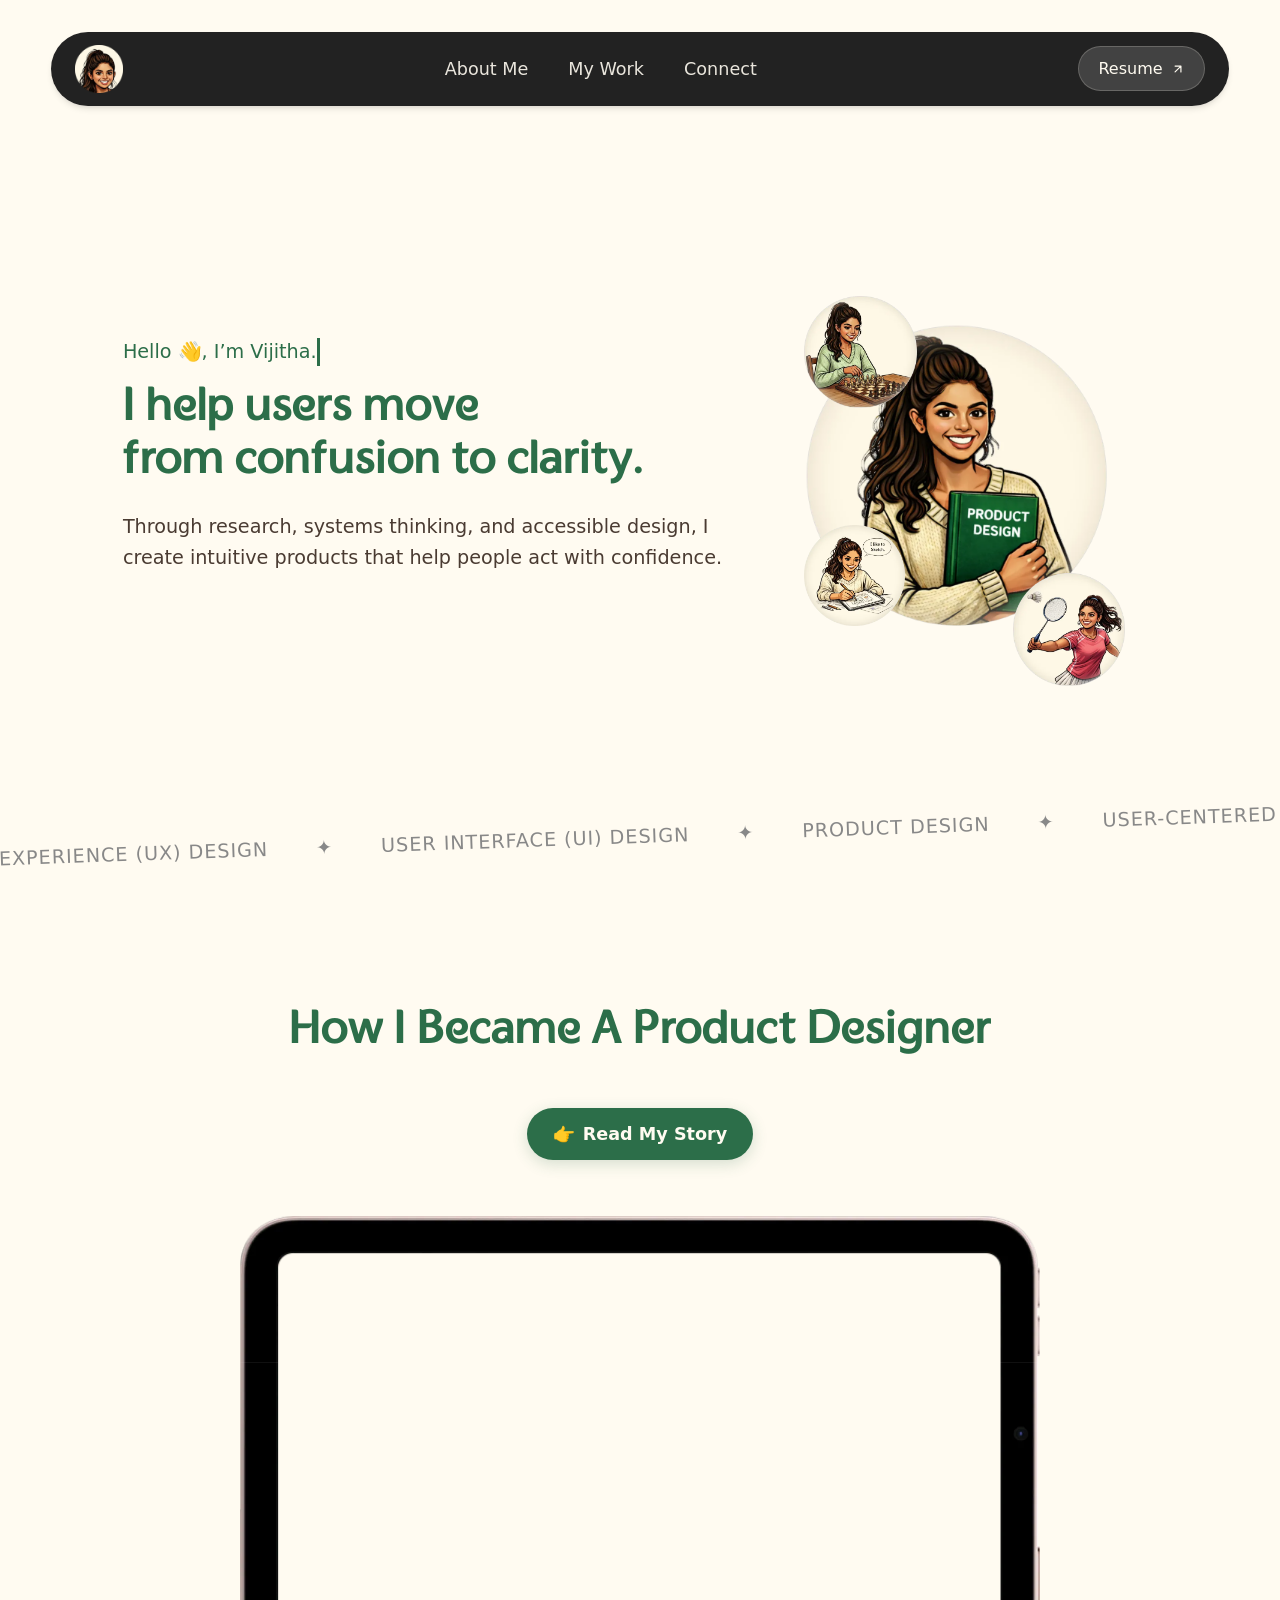
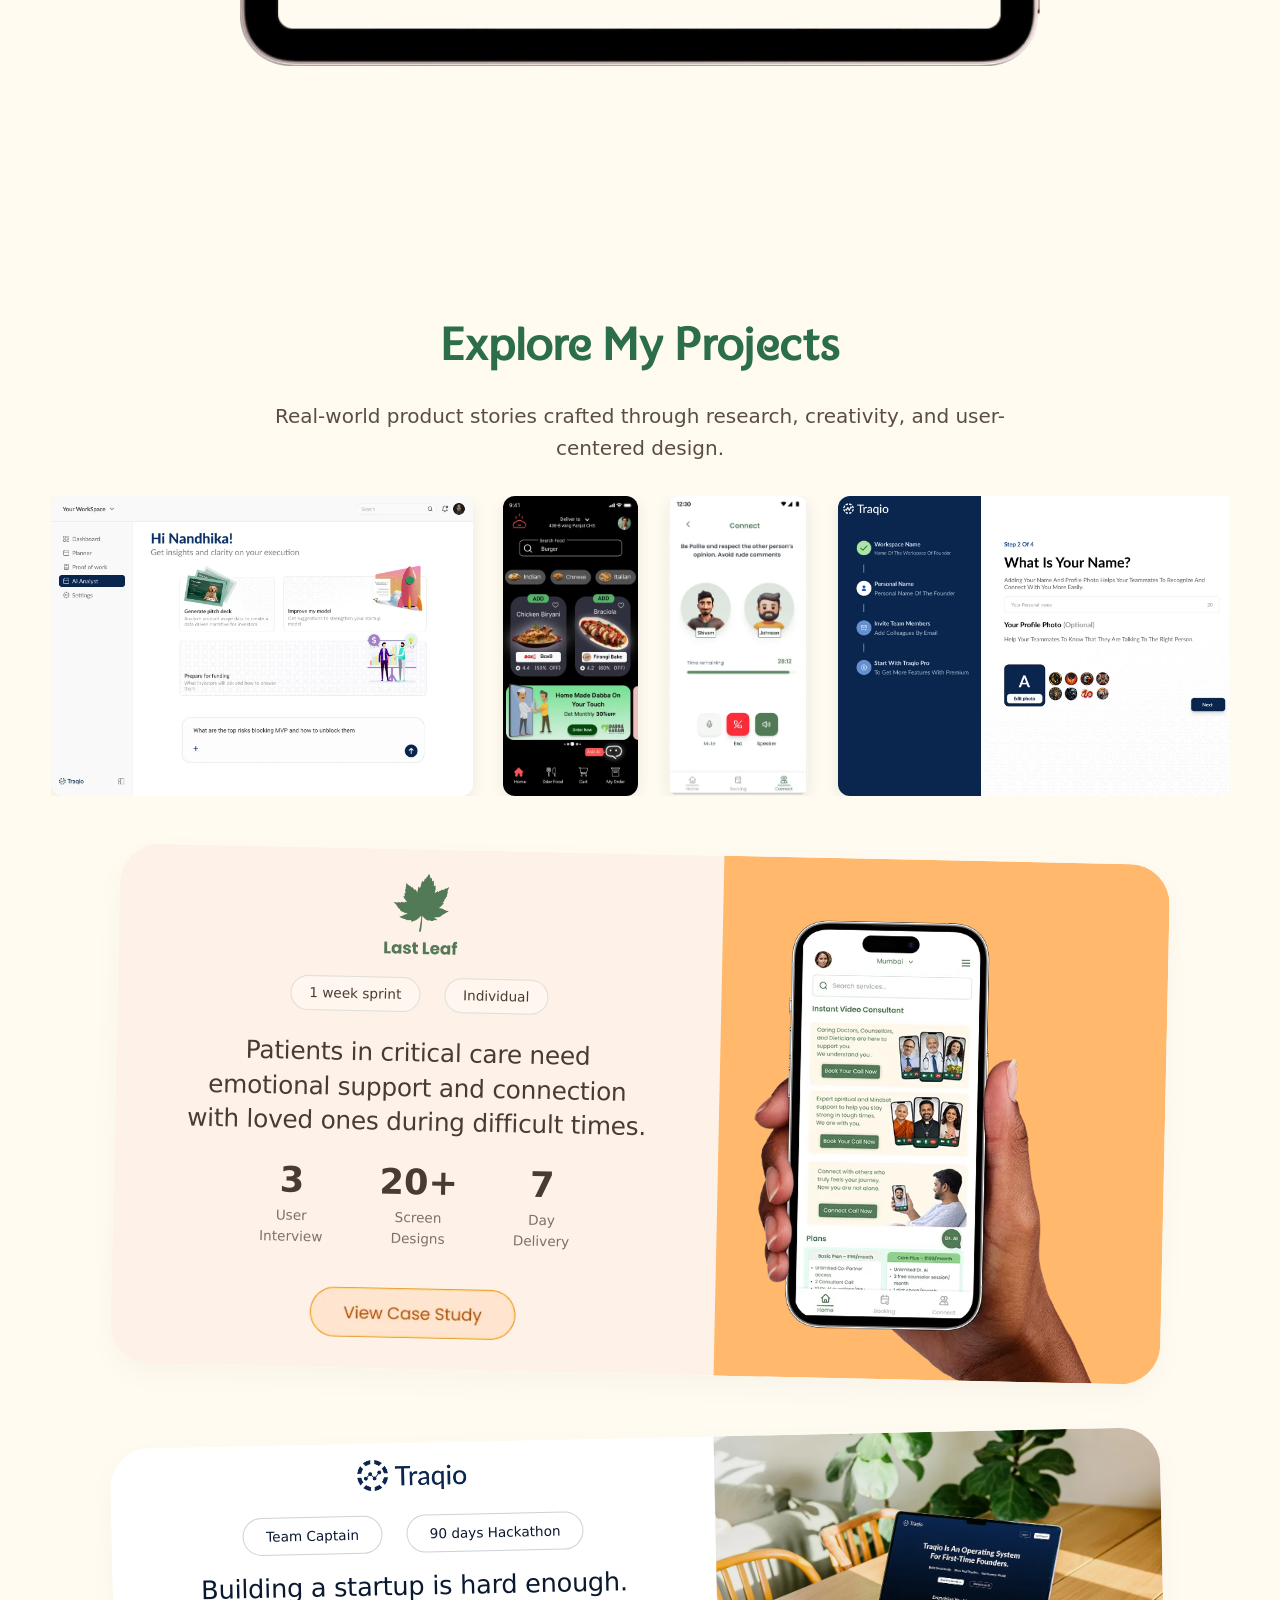
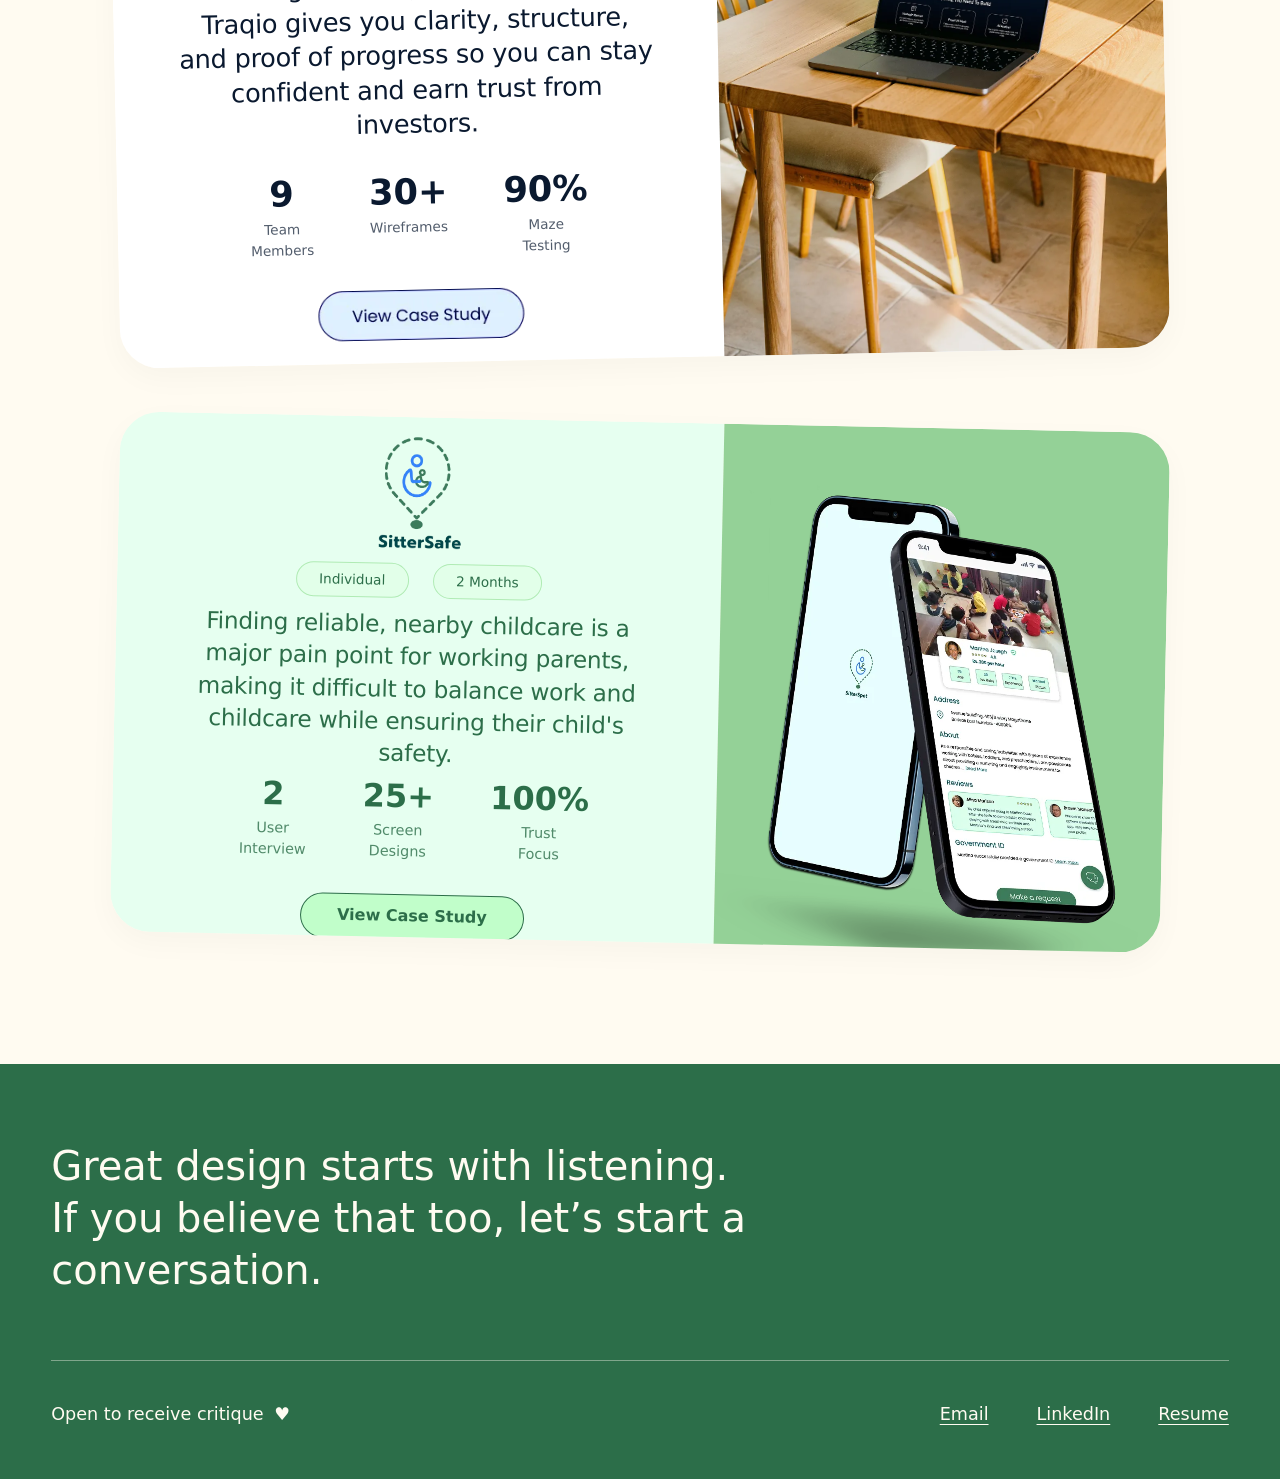
<file: index.html>
<!DOCTYPE html>
<html lang="en">

<head>
    <meta charset="UTF-8">
    <meta name="viewport" content="width=device-width, initial-scale=1.0">
    <title>Vijitha Rajan | UI/UX & Product Designer Portfolio</title>
    <link rel="stylesheet" href="style.css?v=34.0">
    <link rel="icon" type="image/png" href="assets vijitha/favicon.webp">
</head>

<body>
    <header>
        <div class="nav-container">
            <div class="logo">
                <img src="assets vijitha/logo face .webp" alt="Vijitha Logo" class="logo-img">
            </div>
            <nav class="nav-links">
                <button class="mobile-menu-toggle" aria-label="Toggle Menu">
                    <span class="hamburger"></span>
                </button>
                <ul class="nav-list">
                    <li><a href="javascript:void(0)" onclick="startStoryAnimation(event)">About Me</a></li>
                    <li><a href="#work">My Work</a></li>
                    <li><a href="#connect">Connect</a></li>
                </ul>
            </nav>
            <div class="nav-actions">
                <a href="assets vijitha/Resume_Vijitha.pdf" target="_blank" class="btn-resume">
                    <span class="resume-text">Resume</span>
                    <svg width="14" height="14" viewBox="0 0 24 24" fill="none" stroke="currentColor" stroke-width="2"
                        stroke-linecap="round" stroke-linejoin="round">
                        <path d="M7 17l9.2-9.2M17 17V7H7" />
                    </svg>
                </a>
            </div>
        </div>
    </header>

    <main>
        <section class="hero">
            <div class="hero-content">
                <p class="kicker"><span class="typing-text">Hello 👋, I’m Vijitha.</span></p>
                <h1>I help users move<br>from confusion to clarity.</h1>

                <p class="subheading">Through research, systems thinking, and accessible design, I create intuitive products that help people act with confidence.</p>


            </div>
            <div class="hero-image-container">
                <div class="hero-composition">
                    <img src="assets vijitha/book_updated.webp" alt="Vijitha holding a book" class="hero-img-main">
                    <img src="assets vijitha/Chess.webp" alt="Vijitha playing chess"
                        class="hero-img-chess floating-medium">
                    <img src="assets vijitha/sketch .webp" alt="Vijitha sketching" class="hero-img-pet floating-fast">
                    <img src="assets vijitha/Badminton.webp" alt="Vijitha playing badminton"
                        class="hero-img-badminton floating-medium">
                </div>
            </div>

            <div class="marquee-container">
                <div class="marquee-content">
                    <span>User Experience (UX) Design</span> <span class="separator">✦</span>
                    <span>User Interface (UI) Design</span> <span class="separator">✦</span>
                    <span>Product Design</span> <span class="separator">✦</span>
                    <span>User-Centered Design</span> <span class="separator">✦</span>
                    <span>Human-Centered Design</span> <span class="separator">✦</span>
                    <span>Interaction Design</span> <span class="separator">✦</span>
                    <span>Experience Design</span> <span class="separator">✦</span>
                    <span>Service Design</span> <span class="separator">✦</span>
                    <span>Design Thinking</span> <span class="separator">✦</span>
                    <span>Problem Definition</span> <span class="separator">✦</span>
                    <span>Product Discovery</span> <span class="separator">✦</span>
                    <span>User Journey Design</span> <span class="separator">✦</span>
                    <span>Information Architecture</span> <span class="separator">✦</span>
                    <span>User Flow Design</span> <span class="separator">✦</span>
                    <span>Task Flow Design</span> <span class="separator">✦</span>
                    <span>Wireframing</span> <span class="separator">✦</span>
                    <span>Prototyping</span> <span class="separator">✦</span>
                    <span>High-Fidelity Design</span> <span class="separator">✦</span>
                    <span>Low-Fidelity Wireframes</span> <span class="separator">✦</span>
                    <span>Design Systems</span> <span class="separator">✦</span>
                    <span>Component Libraries</span> <span class="separator">✦</span>
                    <span>Visual Design</span> <span class="separator">✦</span>
                    <span>Interface Design</span> <span class="separator">✦</span>
                    <span>Responsive Design</span> <span class="separator">✦</span>
                    <span>Mobile UX</span> <span class="separator">✦</span>
                    <span>Web UX</span> <span class="separator">✦</span>
                    <span>User Research</span> <span class="separator">✦</span>
                    <span>Qualitative Research</span> <span class="separator">✦</span>
                    <span>Quantitative Research</span> <span class="separator">✦</span>
                    <span>User Interviews</span> <span class="separator">✦</span>
                    <span>Stakeholder Interviews</span> <span class="separator">✦</span>
                    <span>Usability Testing</span> <span class="separator">✦</span>
                    <span>Heuristic Evaluation</span> <span class="separator">✦</span>
                    <span>Usability Evaluation</span> <span class="separator">✦</span>
                    <span>Survey Research</span> <span class="separator">✦</span>
                    <span>Contextual Inquiry</span> <span class="separator">✦</span>
                    <span>Diary Studies</span> <span class="separator">✦</span>
                    <span>Field Research</span> <span class="separator">✦</span>
                    <span>Research Synthesis</span> <span class="separator">✦</span>
                    <span>Insight Generation</span> <span class="separator">✦</span>
                    <span>Persona Development</span> <span class="separator">✦</span>
                    <span>Empathy Mapping</span> <span class="separator">✦</span>
                    <span>Journey Mapping</span> <span class="separator">✦</span>
                    <span>Pain Point Analysis</span> <span class="separator">✦</span>
                    <span>User Behavior Analysis</span> <span class="separator">✦</span>
                    <span>Micro-interactions</span> <span class="separator">✦</span>
                    <span>Motion Design</span> <span class="separator">✦</span>
                    <span>Navigation Design</span> <span class="separator">✦</span>
                    <span>Workflow Design</span> <span class="separator">✦</span>
                    <span>Dashboard Design</span> <span class="separator">✦</span>
                    <span>Data Visualization</span> <span class="separator">✦</span>
                    <span>Accessibility Design</span> <span class="separator">✦</span>
                    <span>Inclusive Design</span> <span class="separator">✦</span>
                    <span>Cross-platform Design</span> <span class="separator">✦</span>
                    <span>Mobile-first Design</span> <span class="separator">✦</span>
                    <span>Design Consistency</span> <span class="separator">✦</span>
                    <span>UI Patterns</span> <span class="separator">✦</span>
                    <span>Design Tokens</span> <span class="separator">✦</span>
                    <span>Cross-functional Collaboration</span> <span class="separator">✦</span>
                    <span>Design Handoff</span> <span class="separator">✦</span>
                    <span>Developer Collaboration</span> <span class="separator">✦</span>
                    <span>Agile Methodology</span> <span class="separator">✦</span>
                    <span>Scrum</span> <span class="separator">✦</span>
                    <span>Product Management Collaboration</span> <span class="separator">✦</span>
                    <span>SDLC</span> <span class="separator">✦</span>
                    <span>Design Documentation</span> <span class="separator">✦</span>
                    <span>Design Specifications</span> <span class="separator">✦</span>
                    <span>HTML</span> <span class="separator">✦</span>
                    <span>CSS</span> <span class="separator">✦</span>
                    <span>Bootstrap</span> <span class="separator">✦</span>
                    <span>Responsive Layouts</span> <span class="separator">✦</span>
                    <span>Implementation Awareness</span> <span class="separator">✦</span>
                    <span>Cross-Browser Compatibility</span> <span class="separator">✦</span>
                    <span>Accessibility Standards (WCAG)</span> <span class="separator">✦</span>
                    <span>Figma</span> <span class="separator">✦</span>
                    <span>Adobe Illustrator</span> <span class="separator">✦</span>
                    <span>Adobe Photoshop</span> <span class="separator">✦</span>
                    <span>Maze (Usability Testing)</span> <span class="separator">✦</span>
                    <span>FigJam</span> <span class="separator">✦</span>
                    <span>Miro</span> <span class="separator">✦</span>
                    <span>AI-assisted Design</span> <span class="separator">✦</span>
                    <span>Generative AI Tools</span> <span class="separator">✦</span>
                    <span>Prompt Engineering</span> <span class="separator">✦</span>
                    <span>AI-driven Prototyping</span> <span class="separator">✦</span>
                    <span>Rapid UI Prototyping</span> <span class="separator">✦</span>
                    <span>Usability Principles</span> <span class="separator">✦</span>
                    <span>Visual Hierarchy</span> <span class="separator">✦</span>
                    <span>Typography</span> <span class="separator">✦</span>
                    <span>Color Theory</span> <span class="separator">✦</span>
                    <span>Interaction Patterns</span> <span class="separator">✦</span>
                    <span>Cognitive Load Reduction</span> <span class="separator">✦</span>
                    <span>Clear Communication</span> <span class="separator">✦</span>
                    <span>Analytical Thinking</span> <span class="separator">✦</span>
                    <span>Problem Solving</span> <span class="separator">✦</span>
                    <span>Empathy</span> <span class="separator">✦</span>
                    <span>Active Listening</span> <span class="separator">✦</span>
                    <span>Adaptability</span> <span class="separator">✦</span>
                    <span>Time Management</span> <span class="separator">✦</span>
                    <span>Accountability</span> <span class="separator">✦</span>
                </div>
                <!-- Duplicate for seamless loop -->
                <div class="marquee-content" aria-hidden="true">
                    <span>User Experience (UX) Design</span> <span class="separator">✦</span>
                    <span>User Interface (UI) Design</span> <span class="separator">✦</span>
                    <span>Product Design</span> <span class="separator">✦</span>
                    <span>User-Centered Design</span> <span class="separator">✦</span>
                    <span>Human-Centered Design</span> <span class="separator">✦</span>
                    <span>Interaction Design</span> <span class="separator">✦</span>
                    <span>Experience Design</span> <span class="separator">✦</span>
                    <span>Service Design</span> <span class="separator">✦</span>
                    <span>Design Thinking</span> <span class="separator">✦</span>
                    <span>Problem Definition</span> <span class="separator">✦</span>
                    <span>Product Discovery</span> <span class="separator">✦</span>
                    <span>User Journey Design</span> <span class="separator">✦</span>
                    <span>Information Architecture</span> <span class="separator">✦</span>
                    <span>User Flow Design</span> <span class="separator">✦</span>
                    <span>Task Flow Design</span> <span class="separator">✦</span>
                    <span>Wireframing</span> <span class="separator">✦</span>
                    <span>Prototyping</span> <span class="separator">✦</span>
                    <span>High-Fidelity Design</span> <span class="separator">✦</span>
                    <span>Low-Fidelity Wireframes</span> <span class="separator">✦</span>
                    <span>Design Systems</span> <span class="separator">✦</span>
                    <span>Component Libraries</span> <span class="separator">✦</span>
                    <span>Visual Design</span> <span class="separator">✦</span>
                    <span>Interface Design</span> <span class="separator">✦</span>
                    <span>Responsive Design</span> <span class="separator">✦</span>
                    <span>Mobile UX</span> <span class="separator">✦</span>
                    <span>Web UX</span> <span class="separator">✦</span>
                    <span>User Research</span> <span class="separator">✦</span>
                    <span>Qualitative Research</span> <span class="separator">✦</span>
                    <span>Quantitative Research</span> <span class="separator">✦</span>
                    <span>User Interviews</span> <span class="separator">✦</span>
                    <span>Stakeholder Interviews</span> <span class="separator">✦</span>
                    <span>Usability Testing</span> <span class="separator">✦</span>
                    <span>Heuristic Evaluation</span> <span class="separator">✦</span>
                    <span>Usability Evaluation</span> <span class="separator">✦</span>
                    <span>Survey Research</span> <span class="separator">✦</span>
                    <span>Contextual Inquiry</span> <span class="separator">✦</span>
                    <span>Diary Studies</span> <span class="separator">✦</span>
                    <span>Field Research</span> <span class="separator">✦</span>
                    <span>Research Synthesis</span> <span class="separator">✦</span>
                    <span>Insight Generation</span> <span class="separator">✦</span>
                    <span>Persona Development</span> <span class="separator">✦</span>
                    <span>Empathy Mapping</span> <span class="separator">✦</span>
                    <span>Journey Mapping</span> <span class="separator">✦</span>
                    <span>Pain Point Analysis</span> <span class="separator">✦</span>
                    <span>User Behavior Analysis</span> <span class="separator">✦</span>
                    <span>Micro-interactions</span> <span class="separator">✦</span>
                    <span>Motion Design</span> <span class="separator">✦</span>
                    <span>Navigation Design</span> <span class="separator">✦</span>
                    <span>Workflow Design</span> <span class="separator">✦</span>
                    <span>Dashboard Design</span> <span class="separator">✦</span>
                    <span>Data Visualization</span> <span class="separator">✦</span>
                    <span>Accessibility Design</span> <span class="separator">✦</span>
                    <span>Inclusive Design</span> <span class="separator">✦</span>
                    <span>Cross-platform Design</span> <span class="separator">✦</span>
                    <span>Mobile-first Design</span> <span class="separator">✦</span>
                    <span>Design Consistency</span> <span class="separator">✦</span>
                    <span>UI Patterns</span> <span class="separator">✦</span>
                    <span>Design Tokens</span> <span class="separator">✦</span>
                    <span>Cross-functional Collaboration</span> <span class="separator">✦</span>
                    <span>Design Handoff</span> <span class="separator">✦</span>
                    <span>Developer Collaboration</span> <span class="separator">✦</span>
                    <span>Agile Methodology</span> <span class="separator">✦</span>
                    <span>Scrum</span> <span class="separator">✦</span>
                    <span>Product Management Collaboration</span> <span class="separator">✦</span>
                    <span>SDLC</span> <span class="separator">✦</span>
                    <span>Design Documentation</span> <span class="separator">✦</span>
                    <span>Design Specifications</span> <span class="separator">✦</span>
                    <span>HTML</span> <span class="separator">✦</span>
                    <span>CSS</span> <span class="separator">✦</span>
                    <span>Bootstrap</span> <span class="separator">✦</span>
                    <span>Responsive Layouts</span> <span class="separator">✦</span>
                    <span>Implementation Awareness</span> <span class="separator">✦</span>
                    <span>Cross-Browser Compatibility</span> <span class="separator">✦</span>
                    <span>Accessibility Standards (WCAG)</span> <span class="separator">✦</span>
                    <span>Figma</span> <span class="separator">✦</span>
                    <span>Adobe Illustrator</span> <span class="separator">✦</span>
                    <span>Adobe Photoshop</span> <span class="separator">✦</span>
                    <span>Maze (Usability Testing)</span> <span class="separator">✦</span>
                    <span>FigJam</span> <span class="separator">✦</span>
                    <span>Miro</span> <span class="separator">✦</span>
                    <span>AI-assisted Design</span> <span class="separator">✦</span>
                    <span>Generative AI Tools</span> <span class="separator">✦</span>
                    <span>Prompt Engineering</span> <span class="separator">✦</span>
                    <span>AI-driven Prototyping</span> <span class="separator">✦</span>
                    <span>Rapid UI Prototyping</span> <span class="separator">✦</span>
                    <span>Usability Principles</span> <span class="separator">✦</span>
                    <span>Visual Hierarchy</span> <span class="separator">✦</span>
                    <span>Typography</span> <span class="separator">✦</span>
                    <span>Color Theory</span> <span class="separator">✦</span>
                    <span>Interaction Patterns</span> <span class="separator">✦</span>
                    <span>Cognitive Load Reduction</span> <span class="separator">✦</span>
                    <span>Clear Communication</span> <span class="separator">✦</span>
                    <span>Analytical Thinking</span> <span class="separator">✦</span>
                    <span>Problem Solving</span> <span class="separator">✦</span>
                    <span>Empathy</span> <span class="separator">✦</span>
                    <span>Active Listening</span> <span class="separator">✦</span>
                    <span>Adaptability</span> <span class="separator">✦</span>
                    <span>Time Management</span> <span class="separator">✦</span>
                    <span>Accountability</span> <span class="separator">✦</span>
                </div>
            </div>
        </section>

        <section class="about-me" id="about">
            <h2>How I Became a Product Designer</h2>

            <div class="availability-tag-container">
                <a href="javascript:void(0)" class="btn-primary" onclick="startStoryAnimation(event)"><span
                        class="pointing-hand">👉</span> Read My Story</a>
            </div>

            <div class="tablet-container">
                <img src="assets vijitha/Tablet.webp" alt="Tablet Mockup" class="tablet-frame">
                <div class="video-wrapper" id="about-video-wrapper">
                    <iframe src="https://www.youtube.com/embed/duX4S58sUQ8" title="About Me" frameborder="0"
                        allow="accelerometer; autoplay; clipboard-write; encrypted-media; gyroscope; picture-in-picture"
                        allowfullscreen>
                    </iframe>
                </div>
            </div>
        </section>

        <section class="work-section" id="work">
            <h2>Explore My Projects</h2>
            <p class="section-subheading">Real-world product stories crafted through research, creativity, and
                user-centered design.</p>


            <!-- Case Study Screens Marquee -->
            <section class="marquee-images-section">
                <div class="marquee-images-container">
                    <div class="marquee-images-track">
                        <img src="assets vijitha/Marquee/1.webp" alt="Screen 1">
                        <img src="assets vijitha/Marquee/2.webp" alt="Screen 2">
                        <img src="assets vijitha/Marquee/3.webp" alt="Screen 3">
                        <img src="assets vijitha/Marquee/4.webp" alt="Screen 4">
                        <img src="assets vijitha/Marquee/5.webp" alt="Screen 5">
                        <img src="assets vijitha/Marquee/6.webp" alt="Screen 6">
                        <img src="assets vijitha/Marquee/7.webp" alt="Screen 7">
                        <img src="assets vijitha/Marquee/8.webp" alt="Screen 8">
                        <img src="assets vijitha/Marquee/9.webp" alt="Screen 9">
                        <img src="assets vijitha/Marquee/10.webp" alt="Screen 10">
                        <img src="assets vijitha/Marquee/11.webp" alt="Screen 11">
                        <img src="assets vijitha/Marquee/12.webp" alt="Screen 12">
                    </div>
                    <!-- Duplicate for seamless loop -->
                    <div class="marquee-images-track" aria-hidden="true">
                        <img src="assets vijitha/Marquee/1.webp" alt="Screen 1">
                        <img src="assets vijitha/Marquee/2.webp" alt="Screen 2">
                        <img src="assets vijitha/Marquee/3.webp" alt="Screen 3">
                        <img src="assets vijitha/Marquee/4.webp" alt="Screen 4">
                        <img src="assets vijitha/Marquee/5.webp" alt="Screen 5">
                        <img src="assets vijitha/Marquee/6.webp" alt="Screen 6">
                        <img src="assets vijitha/Marquee/7.webp" alt="Screen 7">
                        <img src="assets vijitha/Marquee/8.webp" alt="Screen 8">
                        <img src="assets vijitha/Marquee/9.webp" alt="Screen 9">
                        <img src="assets vijitha/Marquee/10.webp" alt="Screen 10">
                        <img src="assets vijitha/Marquee/11.webp" alt="Screen 11">
                        <img src="assets vijitha/Marquee/12.webp" alt="Screen 12">
                    </div>
                </div>
            </section>

            <div class="projects-container">
                <div class="project-card">
                    <div class="project-content">
                        <div class="project-logo-container">
                            <img src="assets vijitha/1st logo.webp" alt="Last Leaf Logo" class="project-logo-img">
                        </div>

                        <div class="project-tags">
                            <span class="project-tag">1 week sprint</span>
                            <span class="project-tag">Individual</span>
                        </div>

                        <p class="project-tagline">
                            Patients in critical care need emotional support and connection with loved ones during
                            difficult times.
                        </p>

                        <div class="project-stats">
                            <div class="stat-item">
                                <span class="stat-number">3</span>
                                <span class="stat-label">User Interview</span>
                            </div>
                            <div class="stat-item">
                                <span class="stat-number">20+</span>
                                <span class="stat-label">Screen Designs</span>
                            </div>
                            <div class="stat-item">
                                <span class="stat-number">7</span>
                                <span class="stat-label">Day Delivery</span>
                            </div>
                        </div>

                        <div class="project-cta-wrapper">
                            <a href="javascript:void(0)" class="btn-view-case-study"
                                onclick="openFullscreen('lastleaf')">
                                <img src="assets vijitha/CTA.webp" alt="View Case Study">
                            </a>
                        </div>
                    </div>
                    <div class="project-preview">
                        <img src="assets vijitha/image.webp" alt="Last Leaf App Preview" class="preview-img">
                    </div>
                </div>

                <!-- Second Case Study: Traqio -->
                <div class="project-card traqio">
                    <div class="project-content">
                        <div class="project-logo-container">
                            <img src="assets vijitha/2 LOGO .webp" alt="Traqio Logo" class="project-logo-img">
                        </div>

                        <div class="project-tags">
                            <span class="project-tag">Team Captain</span>
                            <span class="project-tag">90 days Hackathon</span>
                        </div>

                        <p class="project-tagline">
                            Building a startup is hard enough. Traqio gives you clarity, structure, and proof of
                            progress so you can stay confident and earn trust from investors.
                        </p>

                        <div class="project-stats">
                            <div class="stat-item">
                                <span class="stat-number">9</span>
                                <span class="stat-label">Team Members</span>
                            </div>
                            <div class="stat-item">
                                <span class="stat-number">30+</span>
                                <span class="stat-label">Wireframes</span>
                            </div>
                            <div class="stat-item">
                                <span class="stat-number">90%</span>
                                <span class="stat-label">Maze Testing</span>
                            </div>
                        </div>

                        <div class="project-cta-wrapper">
                            <a href="javascript:void(0)" class="btn-view-case-study" onclick="openFullscreen('traqio')">
                                <img src="assets vijitha/2 CTA .webp" alt="View Case Study">
                            </a>
                        </div>
                    </div>
                    <div class="project-preview">
                        <img src="assets vijitha/2 . image ..webp" alt="Traqio App Preview" class="preview-img">
                    </div>
                </div>

                <!-- Third Case Study: SitterSafe -->
                <div class="project-card sittersafe">
                    <div class="project-content">
                        <div class="project-logo-container">
                            <img src="assets vijitha/3rd Case Study/Logo.webp" alt="SitterSafe Logo"
                                class="project-logo-img">
                        </div>

                        <div class="project-tags">
                            <span class="project-tag">Individual</span>
                            <span class="project-tag">2 Months</span>
                        </div>

                        <p class="project-tagline">
                            Finding reliable, nearby childcare is a major pain point for working parents, making it
                            difficult to balance work and childcare while ensuring their child's safety.
                        </p>

                        <div class="project-stats">
                            <div class="stat-item">
                                <span class="stat-number">2</span>
                                <span class="stat-label">User Interview</span>
                            </div>
                            <div class="stat-item">
                                <span class="stat-number">25+</span>
                                <span class="stat-label">Screen Designs</span>
                            </div>
                            <div class="stat-item">
                                <span class="stat-number">100%</span>
                                <span class="stat-label">Trust Focus</span>
                            </div>
                        </div>

                        <div class="project-cta-wrapper">
                            <a href="javascript:void(0)" class="btn-view-case-study sittersafe-cta"
                                onclick="openFullscreen('sittersafe')">
                                View Case Study
                            </a>
                        </div>
                    </div>
                    <div class="project-preview">
                        <img src="assets vijitha/3rd Case Study/Image 1.webp" alt="SitterSafe App Preview"
                            class="preview-img">
                    </div>
                </div>
            </div>



    </main>

    <footer id="connect" class="site-footer">
        <div class="footer-container">
            <div class="footer-cta">
                <h2>Great design starts with listening.<br>If you believe that too, let’s start a conversation.</h2>
            </div>

            <hr class="footer-divider">

            <div class="footer-bottom">
                <div class="footer-tagline">
                    Open to receive critique <span class="heart">♥</span>
                </div>
                <div class="footer-links">
                    <a href="mailto:vijitharajan2024@gmail.com" class="footer-link">Email</a>
                    <a href="https://www.linkedin.com/in/vijitha-rajan/" target="_blank"
                        class="footer-link">LinkedIn</a>
                    <a href="assets vijitha/Resume_Vijitha.pdf" target="_blank" class="footer-link">Resume</a>
                </div>
            </div>
        </div>
    </footer>
    <div id="fullscreen-overlay" class="fullscreen-overlay">
        <div class="progress-bar-container">
            <div id="progress-bar" class="progress-bar"></div>
        </div>
        <span class="close-overlay" onclick="closeFullscreen()">&times;</span>
        <div class="overlay-img-container">
            <img id="fullscreen-img" src="assets vijitha/Slide 1.webp" alt="Full Screen Presentation"
                class="fullscreen-img">

            <!-- Comparison Slider (Initially Hidden) -->
            <div id="comparison-slider" class="comparison-slider" style="display: none;">
                <div class="comparison-img comparison-before">
                    <img src="assets vijitha/Slide 1.13.webp" alt="Mid-Fidelity">
                </div>
                <div class="comparison-img comparison-after">
                    <img src="assets vijitha/Slide 1.14.webp" alt="High-Fidelity">
                </div>
                <div class="slider-handle">
                    <div class="handle-circle">
                        <svg viewBox="0 0 24 24" fill="none" stroke="currentColor" stroke-width="3">
                            <polyline points="15 18 9 12 15 6"></polyline>
                        </svg>
                        <svg viewBox="0 0 24 24" fill="none" stroke="currentColor" stroke-width="3">
                            <polyline points="9 18 15 12 9 6"></polyline>
                        </svg>
                        <span class="drag-hint">Drag Me</span>
                    </div>
                </div>
            </div>

            <button class="nav-arrow next-arrow" onclick="changeSlide(1)">
                <svg viewBox="0 0 24 24" fill="none" stroke="currentColor" stroke-width="2.5">
                    <polyline points="9 18 15 12 9 6"></polyline>
                </svg>
            </button>
            <button class="nav-arrow prev-arrow" onclick="changeSlide(-1)" style="display: none;">
                <svg viewBox="0 0 24 24" fill="none" stroke="currentColor" stroke-width="2.5">
                    <polyline points="15 18 9 12 15 6"></polyline>
                </svg>
            </button>
            <!-- HTML Slide Container -->
            <div id="html-slide-container" class="html-slide-container" style="display: none;"></div>
        </div>
    </div>

    <script>
        let currentSlide = 1;
        let currentProject = 'lastleaf';
        const projectSlides = {
            'lastleaf': [
                { type: "youtube", id: "g8fBq0fZld8" },
                "assets vijitha/Slide 1.webp",
                "assets vijitha/slide 1.2.webp",
                "assets vijitha/slide 1.3.webp",
                "assets vijitha/Slide 1.4.webp",
                "assets vijitha/slide 5 .webp",
                "assets vijitha/Slide 1.6.webp",
                "assets vijitha/Slide 1.7.webp",
                "assets vijitha/Slide 1.8.webp",
                "assets vijitha/Slide 1.9.webp",
                "assets vijitha/Slide 1.10.webp",
                "assets vijitha/Slide 1.11.webp",
                "assets vijitha/Slide 1.12 .webp",
                { type: "interactive", before: "assets vijitha/Slide 1.13.webp", after: "assets vijitha/Slide 1.14.webp" },
                { type: "interactive", before: "assets vijitha/Slide 1.15.webp", after: "assets vijitha/Slide 1.16.webp" },
                { type: "interactive", before: "assets vijitha/Slide 1.17.webp", after: "assets vijitha/Slide 1.18.webp" },
                { type: "interactive", before: "assets vijitha/Slide 1.19.webp", after: "assets vijitha/Slide 1.20.webp" }
            ],
            'traqio': [
                { type: "youtube", id: "cb_CM6KZyLs" },
                { type: "youtube", id: "gab7vjI3FbE" },
                "assets vijitha/2nd case study/Slide 1 .webp",
                "assets vijitha/2nd case study/Slide 2 .webp",
                "assets vijitha/2nd case study/Slide 3 .webp",
                "assets vijitha/2nd case study/Slide 4 .webp",
                "assets vijitha/2nd case study/Slide 5 .webp",
                "assets vijitha/2nd case study/Slide 6 .webp",
                "assets vijitha/2nd case study/Slide 7 .webp",
                "assets vijitha/2nd case study/Slide 8 .webp",
                "assets vijitha/2nd case study/slide 9 .webp",
                "assets vijitha/2nd case study/Slide 10.webp",
                "assets vijitha/2nd case study/Slide 11.webp",
                "assets vijitha/2nd case study/Slide 12 .webp",
                { type: "interactive", before: "assets vijitha/2nd case study/Slide 13.webp", after: "assets vijitha/2nd case study/Slide 13.1.webp" },
                { type: "interactive", before: "assets vijitha/2nd case study/Slide 14 .webp", after: "assets vijitha/2nd case study/Slide 14.1 .webp" },
                { type: "interactive", before: "assets vijitha/2nd case study/Slide 15  (2).webp", after: "assets vijitha/2nd case study/Slide 15  (1).webp" },
                { type: "interactive", before: "assets vijitha/2nd case study/Slide 16 (2).webp", after: "assets vijitha/2nd case study/Slide 16 (1).webp" },
                { type: "interactive", before: "assets vijitha/2nd case study/Slide 17 (2).webp", after: "assets vijitha/2nd case study/Slide 17 (1).webp" },
                { type: "interactive", before: "assets vijitha/2nd case study/Slide 18 .webp", after: "assets vijitha/2nd case study/Slide 18 (2) .webp" },
                { type: "interactive", before: "assets vijitha/2nd case study/Slide 19  (2).webp", after: "assets vijitha/2nd case study/Slide 19  (1).webp" },
                { type: "interactive", before: "assets vijitha/2nd case study/slide 20  (1).webp", after: "assets vijitha/2nd case study/slide 20  (2).webp" },
                { type: "interactive", before: "assets vijitha/2nd case study/Slide 21 (1).webp", after: "assets vijitha/2nd case study/Slide 21 (2).webp" },
                { type: "interactive", before: "assets vijitha/2nd case study/Slide 22 (1).webp", after: "assets vijitha/2nd case study/Slide 22 (2).webp" },
                { type: "interactive", before: "assets vijitha/2nd case study/Slide 23 (1).webp", after: "assets vijitha/2nd case study/Slide 23 (2).webp" },
                { type: "interactive", before: "assets vijitha/2nd case study/Slide 24  (1).webp", after: "assets vijitha/2nd case study/Slide 24  (2).webp" },
                "assets vijitha/2nd case study/Slide 25  .webp",
                {
                    type: "video-overlay",
                    bg: "assets vijitha/2nd case study/Slide 26 .webp",
                    video: "assets vijitha/2nd case study/video .mp4"
                }
            ],
            'sittersafe': [
                { type: "youtube", id: "fx3ThtZSTow" },
                "assets vijitha/3rd Case Study/Sitter safe .png"
            ]
        };

        function openFullscreen(projectId = 'lastleaf') {
            currentProject = projectId;
            currentSlide = 1;
            updateSlide();
            const overlay = document.getElementById("fullscreen-overlay");
            overlay.style.display = "flex";
            overlay.scrollTop = 0; // Reset scroll position
            document.body.style.overflow = "hidden";
        }

        // Add scroll listener for progress bar sync in presentation format
        document.getElementById("fullscreen-overlay").addEventListener("scroll", function () {
            const slides = projectSlides[currentProject];
            if (slides.length === 1) { // Presentation mode
                const progressBar = document.getElementById("progress-bar");
                const totalScroll = this.scrollHeight - this.clientHeight;
                if (totalScroll > 0) {
                    const progress = (this.scrollTop / totalScroll) * 100;
                    progressBar.style.width = progress + "%";
                }
            }
        });

        function closeFullscreen() {
            document.getElementById("fullscreen-overlay").style.display = "none";
            document.body.style.overflow = "auto";

            // Reset progress bar on close
            document.getElementById("progress-bar").style.width = "0%";

            // Stop any playing video by clearing the container
            const htmlContainer = document.getElementById("html-slide-container");
            if (htmlContainer) {
                htmlContainer.innerHTML = "";
            }
        }

        function changeSlide(direction) {
            const slides = projectSlides[currentProject];
            currentSlide += direction;
            if (currentSlide < 1) currentSlide = 1;
            if (currentSlide > slides.length) currentSlide = slides.length;
            updateSlide();
        }

        function updateSlide() {
            console.log("Updating slide to:", currentSlide, "Project:", currentProject);
            const img = document.getElementById("fullscreen-img");
            const slider = document.getElementById("comparison-slider");
            const htmlContainer = document.getElementById("html-slide-container");
            const slides = projectSlides[currentProject];
            const slide = slides[currentSlide - 1];

            const isInteractive = typeof slide === "object" && slide.type === "interactive";
            const isHtml = typeof slide === "object" && slide.type === "html";
            const isVideo = typeof slide === "object" && slide.type === "video";
            const isYoutube = typeof slide === "object" && slide.type === "youtube";
            const isVideoOverlay = typeof slide === "object" && slide.type === "video-overlay";

            if (isInteractive) {
                console.log("Showing interactive slider");
                img.style.display = "none";
                htmlContainer.style.display = "none";
                slider.style.display = "block";

                // Update slider images
                const beforeImg = slider.querySelector(".comparison-before img");
                const afterImg = slider.querySelector(".comparison-after img");
                if (beforeImg) beforeImg.src = slide.before;
                if (afterImg) afterImg.src = slide.after;

                // Reset hint for new interactive slide
                const hint = slider.querySelector(".drag-hint");
                if (hint) hint.classList.remove("hidden");

                initSlider();
            } else if (isHtml) {
                console.log("Showing HTML slide");
                img.style.display = "none";
                slider.style.display = "none";
                htmlContainer.style.display = "block";
                htmlContainer.innerHTML = slide.content;
            } else if (isVideo) {
                console.log("Showing video slide");
                img.style.display = "none";
                slider.style.display = "none";
                htmlContainer.style.display = "block";
                htmlContainer.innerHTML = `
                    <div class="video-slide-wrapper">
                        <video class="fullscreen-video" controls autoplay muted loop>
                            <source src="${slide.src}" type="video/mp4">
                            Your browser does not support the video tag.
                        </video>
                    </div>
                `;
            } else if (isYoutube) {
                console.log("Showing youtube slide");
                img.style.display = "none";
                slider.style.display = "none";
                htmlContainer.style.display = "block";
                htmlContainer.innerHTML = `
                    <div class="yt-embed-wrapper">
                        <iframe 
                            src="https://www.youtube.com/embed/${slide.id}"
                            title="Case Study Video"
                            frameborder="0"
                            allow="accelerometer; autoplay; clipboard-write; encrypted-media; gyroscope; picture-in-picture"
                            allowfullscreen>
                        </iframe>
                    </div>
                `;
            } else if (isVideoOverlay) {
                console.log("Showing video overlay slide");
                img.style.display = "none";
                slider.style.display = "none";
                htmlContainer.style.display = "block";
                htmlContainer.innerHTML = `
                    <div class="video-overlay-container">
                        <img src="${slide.bg}" class="overlay-bg" alt="">
                        <div class="video-frame-container">
                            <video class="overlay-video" controls autoplay muted loop>
                                <source src="${slide.video}" type="video/mp4">
                            </video>
                        </div>
                    </div>
                `;
            } else {
                console.log("Showing image:", slide);
                img.style.display = "block";
                slider.style.display = "none";
                htmlContainer.style.display = "none";
                img.src = slide;
            }

            const nextBtn = document.querySelector(".next-arrow");
            const prevBtn = document.querySelector(".prev-arrow");

            if (nextBtn) nextBtn.style.display = currentSlide === slides.length ? "none" : "flex";
            if (prevBtn) prevBtn.style.display = currentSlide === 1 ? "none" : "flex";

            // Update Progress Bar
            const progressBar = document.getElementById("progress-bar");
            if (progressBar) {
                if (slides.length > 1) {
                    const progress = (currentSlide / slides.length) * 100;
                    progressBar.style.width = progress + "%";
                } else {
                    // For presentation format (single long slide), start at 0%
                    progressBar.style.width = "0%";
                }
            }

            // --- Preload Next Slides ---
            for (let i = 1; i <= 2; i++) {
                if (currentSlide - 1 + i < slides.length) {
                    const nextSlide = slides[currentSlide - 1 + i];
                    if (typeof nextSlide === "string") {
                        new Image().src = nextSlide;
                    } else if (typeof nextSlide === "object" && nextSlide.type === "interactive") {
                        new Image().src = nextSlide.before;
                        new Image().src = nextSlide.after;
                    } else if (typeof nextSlide === "object" && nextSlide.type === "video-overlay") {
                        new Image().src = nextSlide.bg;
                    }
                }
            }
        }

        let sliderInitialized = false;
        function initSlider() {
            if (sliderInitialized) {
                // Just sync size if already initialized
                const slider = document.getElementById("comparison-slider");
                const afterImgTag = slider.querySelector(".comparison-after img");
                if (afterImgTag) {
                    const rect = slider.getBoundingClientRect();
                    afterImgTag.style.width = rect.width + "px";
                }
                return;
            }

            const slider = document.getElementById("comparison-slider");
            const afterImgTag = slider.querySelector(".comparison-after img");
            const afterImg = slider.querySelector(".comparison-after");
            const handleLine = slider.querySelector(".slider-handle");
            const handleCircle = slider.querySelector(".handle-circle");
            let isDragging = false;

            function syncSize() {
                const rect = slider.getBoundingClientRect();
                if (afterImgTag) {
                    afterImgTag.style.width = rect.width + "px";
                }
            }

            window.addEventListener('resize', syncSize);
            syncSize();

            function moveSlider(e) {
                if (!isDragging) return;

                let rect = slider.getBoundingClientRect();
                let x = (e.pageX || (e.touches ? e.touches[0].pageX : 0)) - rect.left;

                if (x < 0) x = 0;
                if (x > rect.width) x = rect.width;

                let position = (x / rect.width) * 100;
                afterImg.style.width = position + "%";
                handleLine.style.left = position + "%";
            }

            function startDragging(e) {
                isDragging = true;
                const hint = slider.querySelector(".drag-hint");
                if (hint) hint.classList.add("hidden");
                e.preventDefault();
            }

            function stopDragging() {
                isDragging = false;
            }

            handleCircle.addEventListener('mousedown', startDragging);
            handleCircle.addEventListener('touchstart', startDragging);

            window.addEventListener('mousemove', moveSlider);
            window.addEventListener('touchmove', moveSlider);

            window.addEventListener('mouseup', stopDragging);
            window.addEventListener('touchend', stopDragging);

            // Set initial position
            afterImg.style.width = "50%";
            handleLine.style.left = "50%";
            sliderInitialized = true;
        }

        document.getElementById("fullscreen-overlay").addEventListener('click', function (e) {
            if (e.target.id === "fullscreen-overlay") {
                closeFullscreen();
            }
        });

        document.addEventListener('keydown', function (event) {
            if (event.key === "Escape") {
                closeFullscreen();
            } else if (event.key === "ArrowRight") {
                changeSlide(1);
            } else if (event.key === "ArrowLeft") {
                changeSlide(-1);
            }
        });
        function startStoryAnimation(e) {
            if (e) e.preventDefault();
            const overlay = document.getElementById('paper-animation-overlay');
            if (!overlay) return;

            overlay.classList.add('active');

            // Directly reveal Story Content
            const storyContent = document.getElementById('story-content-wrapper');
            if (storyContent) {
                storyContent.classList.add('visible');
            }
        }

        function closeStory() {
            const overlay = document.getElementById('paper-animation-overlay');
            const storyContent = document.getElementById('story-content-wrapper');
            if (overlay) overlay.classList.add('fade-out');

            setTimeout(() => {
                if (overlay) overlay.classList.remove('active', 'fade-out');
                if (storyContent) storyContent.classList.remove('visible');
            }, 1000);
        }
        // Video Play Logic for About Me
        document.addEventListener('DOMContentLoaded', () => {
            const video = document.getElementById('about-video');
            const playBtn = document.getElementById('play-button');
            const wrapper = document.getElementById('about-video-wrapper');

            if (playBtn && video) {
                playBtn.addEventListener('click', () => {
                    video.play();
                    video.controls = true;
                    playBtn.classList.add('hidden');
                });

                // Show button again if video ends (if loop is false)
                video.addEventListener('ended', () => {
                    playBtn.classList.remove('hidden');
                    video.controls = false;
                });
            }
        });

        document.addEventListener('DOMContentLoaded', () => {
            const menuToggle = document.querySelector('.mobile-menu-toggle');
            const navList = document.querySelector('.nav-list');
            const navLinks = document.querySelectorAll('.nav-list a');

            if (menuToggle && navList) {
                menuToggle.addEventListener('click', (e) => {
                    e.stopPropagation();
                    menuToggle.classList.toggle('active');
                    navList.classList.toggle('active');
                });

                // Close menu when clicking a link
                navLinks.forEach(link => {
                    link.addEventListener('click', () => {
                        menuToggle.classList.remove('active');
                        navList.classList.remove('active');
                    });
                });

                // Close menu when clicking outside
                document.addEventListener('click', (e) => {
                    if (!navList.contains(e.target) && !menuToggle.contains(e.target)) {
                        menuToggle.classList.remove('active');
                        navList.classList.remove('active');
                    }
                });
            }
        });
    </script>
    <div id="paper-animation-overlay" class="paper-animation-overlay">
        <span class="close-story" onclick="closeStory()">&times;</span>
        <!-- Story Content Wrapper handles SCROLLING -->
        <div id="story-content-wrapper" class="story-content-wrapper">
            <div class="story-inner-content">
                <!-- Who Am I Section -->
                <section class="story-section who-am-i">
                    <div class="story-visuals">
                        <div class="pasted-image-container">
                            <div class="pasted-image-frame">
                                <img src="assets vijitha/MY STORY/who am i image.webp" alt="Vijitha">
                            </div>
                        </div>
                    </div>
                    <div class="story-text">
                        <h2>Who Am I?</h2>
                        <p>What makes users pause, hesitate, or leave without saying anything?</p>
                        <p>That is the problem I design for.</p>
                        <p>I am a designer who focuses on reducing confusion in products, helping users understand, decide, and act with clarity.</p>
                        <p>The approach is to simplify what already exists, remove what does not add value, and shape experiences that are easy to understand and build trust.</p>
                        <p>With a background in Political Science, my work is rooted in systems thinking, understanding behavior, decisions, and how people navigate complexity.</p>
                        <div class="story-actions">
                            <a href="https://www.linkedin.com/in/vijitha-rajan/" target="_blank"
                                class="connect-btn linkedin-btn">LinkedIn</a>
                            <a href="assets vijitha/Resume_Vijitha.pdf" target="_blank" class="connect-btn story-resume-btn">
                                Resume
                                <svg width="14" height="14" viewBox="0 0 24 24" fill="none" stroke="currentColor"
                                    stroke-width="2" stroke-linecap="round" stroke-linejoin="round">
                                    <path d="M7 17l9.2-9.2M17 17V7H7" />
                                </svg>
                            </a>
                        </div>
                    </div>
                </section>

                <!-- Awards Section (Continued from Who Am I) -->
                <section class="story-section awards-continuation">
                    <div class="story-text">
                        <h2>Awarded as Most Valuable Person of Hackathon</h2>
                        <div class="awards-composition">
                            <div class="award-item award-main">
                                <img src="assets vijitha/MY STORY/awrd 4.webp" alt="MVP Award">
                            </div>
                            <div class="award-item award-cert-white">
                                <img src="assets vijitha/MY STORY/awrd 3.webp" alt="Best Role Player Certificate">
                            </div>
                            <div class="award-item award-cert-black">
                                <img src="assets vijitha/MY STORY/awrd 2 .webp" alt="Creative Finisher Certificate">
                            </div>
                        </div>
                        <p>Led a 3-member team as Captain, strengthening my leadership,
                            communication, and team coordination skills.</p>
                    </div>
                </section>

                <section class="story-section in-flow">
                    <div class="story-visuals">
                        <div class="pasted-image-container">
                            <div class="pasted-image-frame">
                                <img src="assets vijitha/MY STORY/In flow 1.webp" alt="In Flow">
                            </div>
                        </div>
                    </div>
                    <div class="story-text">
                        <h2>If Not at Home, You’ll Find Me in Flow...</h2>
                        <p>When I’m not designing, I’m usually in flow, exploring, learning, and engaging in activities that help me see the world from different perspectives.</p>
                        <p>This curiosity shapes how I approach real problems, allowing me to think beyond the obvious and design solutions that are thoughtful, accessible, and human-centered.</p>
                    </div>
                </section>

                <!-- My Story Marquee Section -->
                <section class="story-marquee-section">
                    <div class="story-marquee-title">some of my sketches & favorite books...</div>
                    <div class="story-marquee-container">
                        <div class="story-marquee-track">
                            <img src="assets vijitha/MY STORY/image 1.webp" alt="Sketch/Book 1">
                            <img src="assets vijitha/MY STORY/image 2.webp" alt="Sketch/Book 2">
                            <img src="assets vijitha/MY STORY/image 3.webp" alt="Sketch/Book 3">
                            <img src="assets vijitha/MY STORY/image 4.webp" alt="Sketch/Book 4">
                            <img src="assets vijitha/MY STORY/image 5.webp" alt="Sketch/Book 5">
                            <img src="assets vijitha/MY STORY/image 6.webp" alt="Sketch/Book 6">
                            <img src="assets vijitha/MY STORY/image 7.webp" alt="Sketch/Book 7">
                            <img src="assets vijitha/MY STORY/image 8.webp" alt="Sketch/Book 8">
                            <img src="assets vijitha/MY STORY/image 9 .webp" alt="Sketch/Book 9">
                            <img src="assets vijitha/MY STORY/image 10.webp" alt="Sketch/Book 10">
                            <img src="assets vijitha/MY STORY/image 11.webp" alt="Sketch/Book 11">
                            <img src="assets vijitha/MY STORY/image 12.webp" alt="Sketch/Book 12">
                        </div>
                        <div class="story-marquee-track" aria-hidden="true">
                            <img src="assets vijitha/MY STORY/image 1.webp" alt="Sketch/Book 1">
                            <img src="assets vijitha/MY STORY/image 2.webp" alt="Sketch/Book 2">
                            <img src="assets vijitha/MY STORY/image 3.webp" alt="Sketch/Book 3">
                            <img src="assets vijitha/MY STORY/image 4.webp" alt="Sketch/Book 4">
                            <img src="assets vijitha/MY STORY/image 5.webp" alt="Sketch/Book 5">
                            <img src="assets vijitha/MY STORY/image 6.webp" alt="Sketch/Book 6">
                            <img src="assets vijitha/MY STORY/image 7.webp" alt="Sketch/Book 7">
                            <img src="assets vijitha/MY STORY/image 8.webp" alt="Sketch/Book 8">
                            <img src="assets vijitha/MY STORY/image 9 .webp" alt="Sketch/Book 9">
                            <img src="assets vijitha/MY STORY/image 10.webp" alt="Sketch/Book 10">
                            <img src="assets vijitha/MY STORY/image 11.webp" alt="Sketch/Book 11">
                            <img src="assets vijitha/MY STORY/image 12.webp" alt="Sketch/Book 12">
                        </div>
                    </div>
                </section>

                <!-- My Story Communities Section -->
                <section class="story-communities-section">
                    <h2 class="communities-title">Communities that help me grow faster and stay accountable.</h2>
                    <div class="communities-grid">
                        <img src="assets vijitha/MY STORY/logo (1).webp" alt="Community Logo 1">
                        <img src="assets vijitha/MY STORY/logo (2).webp" alt="Arena Animation" class="logo-arena">
                        <img src="assets vijitha/MY STORY/logo (3).webp" alt="Toastmasters" class="logo-toastmasters">
                        <img src="assets vijitha/MY STORY/logo (4).webp" alt="Design for Change" class="logo-dc">
                        <img src="assets vijitha/MY STORY/logo (5).webp" alt="Nadhi" class="logo-naadhi">
                    </div>
                </section>

                <!-- Tools Bouncing Section -->
                <section class="story-tools-section">
                    <h2 class="tools-title">Tools I use to bring ideas to life.</h2>
                    <div class="tools-grid">
                        <img src="assets vijitha/MY STORY/tool logo  (1).webp" alt="Tool 1">
                        <img src="assets vijitha/MY STORY/tool logo  (2).webp" alt="Tool 2">
                        <img src="assets vijitha/MY STORY/tool logo  (3).webp" alt="Tool 3">
                        <img src="assets vijitha/MY STORY/tool logo  (4).webp" alt="Tool 4">
                        <img src="assets vijitha/MY STORY/tool logo  (5).webp" alt="Tool 5">
                        <img src="assets vijitha/MY STORY/tool logo  (6).webp" alt="Tool 6">
                        <img src="assets vijitha/MY STORY/tool logo  (7).webp" alt="Tool 7">
                        <img src="assets vijitha/MY STORY/tool logo  (8).webp" alt="Tool 8">
                        <img src="assets vijitha/MY STORY/tool logo  (9).webp" alt="Tool 9">
                        <img src="assets vijitha/MY STORY/tool logo  (10).webp" alt="Tool 10">
                        <img src="assets vijitha/MY STORY/tool logo  (11).webp" alt="Tool 11">
                        <img src="assets vijitha/MY STORY/tool logo  (12).webp" alt="Tool 12">
                        <img src="assets vijitha/MY STORY/tool logo  (13).webp" alt="Tool 13">
                    </div>
                </section>
            </div>
        </div>
    </div>
    </div>
</body>

</html>
</file>
<file: style.css>
:root {
    --bg-color: #FFFBF1;
    --heading-color: #2C6E49;
    --text-color: #4A3B32;
    /* Dark brown */
    --font-heading: 'BritishEmpire', serif;
    --font-body: 'Inter', system-ui, -apple-system, sans-serif;
    --tag-border-color: #2C6E49;
}

@font-face {
    font-family: 'BritishEmpire';
    src: url('Demo_Fonts/Fontspring-DEMO-britishempire-bold.otf') format('opentype');
    font-weight: bold;
    font-style: normal;
}

/* Reset & Base Styles */
* {
    margin: 0;
    padding: 0;
    box-sizing: border-box;
}

body {
    background-color: var(--bg-color);
    color: var(--text-color);
    font-family: var(--font-body);
    line-height: 1.5;
    overflow-x: hidden;
}

h2 {
    font-family: var(--font-heading);
    color: var(--heading-color);
    font-size: 3rem;
    font-weight: normal;
    line-height: 1.2;
    text-transform: capitalize;
}

/* Header & Nav */
header {
    position: fixed;
    top: 2rem;
    left: 0;
    right: 0;
    display: flex;
    justify-content: center;
    z-index: 1000;
    padding: 0 4%;
}


.nav-container {
    background-color: #222222;
    /* Light shade of black */
    display: flex;
    justify-content: space-between;
    align-items: center;
    padding: 0.8rem 1.5rem;
    border-radius: 9999px;
    /* Pill shape */
    width: 100%;
    /* max-width: 1200px; Removed to cover full width with margin */
    box-shadow: 0 4px 6px -1px rgba(0, 0, 0, 0.1), 0 2px 4px -1px rgba(0, 0, 0, 0.06);
    color: var(--bg-color);
    /* Cream text */
    pointer-events: auto;
    /* Re-enable pointer events for the nav container */
}

.logo-img {
    height: 48px;
    width: auto;
    display: block;
}

.nav-list {
    display: flex;
    list-style: none;
    gap: 2.5rem;
    margin: 0;
    padding: 0;
    transition: all 0.3s ease;
    white-space: nowrap;
    /* Prevent wrapping by default */
}


.mobile-menu-toggle {
    display: none;
    background: none;
    border: none;
    cursor: pointer;
    padding: 10px;
    flex-direction: column;
    gap: 5px;
    z-index: 1001;
}

.hamburger {
    display: block;
    width: 24px;
    height: 2px;
    background-color: var(--bg-color);
    position: relative;
    transition: background-color 0.3s;
}

.hamburger::before,
.hamburger::after {
    content: '';
    position: absolute;
    width: 24px;
    height: 2px;
    background-color: var(--bg-color);
    transition: transform 0.3s;
}

.hamburger::before {
    top: -8px;
}

.hamburger::after {
    bottom: -8px;
}

.mobile-menu-toggle.active .hamburger {
    background-color: transparent;
}

.mobile-menu-toggle.active .hamburger::before {
    transform: translateY(8px) rotate(45deg);
}

.mobile-menu-toggle.active .hamburger::after {
    transform: translateY(-8px) rotate(-45deg);
}

.nav-links a {
    text-decoration: none;
    color: var(--bg-color);
    /* Cream text */
    font-weight: 500;
    font-size: 1.1rem;
    transition: opacity 0.3s;
    opacity: 0.9;
}

.nav-links a:hover {
    opacity: 1;
    color: #fff;
}

.btn-resume {
    background-color: rgba(255, 255, 255, 0.15);
    color: var(--bg-color);
    text-decoration: none;
    padding: 0.6rem 1.2rem;
    border-radius: 9999px;
    font-weight: 500;
    display: flex;
    align-items: center;
    justify-content: center;
    gap: 0.5rem;
    transition: background-color 0.3s;
    border: 1px solid rgba(255, 251, 241, 0.2);
    text-align: center;
}

.btn-resume:hover {
    background-color: rgba(255, 255, 255, 0.25);
}

.story-resume-btn {
    display: flex;
    align-items: center;
    gap: 0.8rem;
}

.btn-talk:hover {
    background-color: #fff;
    transform: translateY(-1px);
}

.nav-actions {
    display: flex;
    gap: 1rem;
    align-items: center;
}

/* Responsive Navigation Overrides */
@media (max-width: 1024px) {
    header {
        top: 1rem;
    }

    .nav-container {
        padding: 0.6rem 1.2rem;
    }

    .nav-list {
        gap: 2rem;
    }

    .nav-links a {
        font-size: 1rem;
    }

    .logo-img {
        height: 36px;
    }

    .btn-resume {
        padding: 0.5rem 1rem;
        font-size: 1rem;
    }
}

@media (max-width: 768px) {
    h2 {
        font-size: 1.6rem;
    }

    .nav-container {
        padding: 0.4rem 1rem;
    }

    .nav-list {
        gap: 1.5rem;
    }

    .nav-links a {
        font-size: 0.85rem;
    }

    .logo-img {
        height: 30px;
    }

    .btn-resume {
        padding: 0.35rem 0.9rem;
        font-size: 0.9rem;
    }
}

@media (max-width: 500px) {
    .nav-container {
        padding: 0.2rem 0.4rem;
    }

    .nav-list {
        gap: 0.35rem;
    }

    .nav-links a {
        font-size: 0.65rem;
    }

    .logo-img {
        height: 18px;
    }

    .btn-resume {
        padding: 0.15rem 0.5rem;
        font-size: 0.65rem;
        gap: 0.2rem;
    }

    .resume-text {
        display: none;
    }

    .btn-resume svg {
        width: 10px;
        height: 10px;
    }
}

@media (max-width: 320px) {
    .nav-list {
        display: none !important;
    }

    .mobile-menu-toggle {
        display: flex !important;
    }

    .nav-list.active {
        display: flex !important;
        flex-direction: column;
        position: fixed;
        top: 5.5rem;
        left: 50%;
        transform: translateX(-50%);
        background-color: #222222;
        width: 90%;
        padding: 2.5rem 1.5rem;
        border-radius: 2rem;
        gap: 2rem;
        text-align: center;
        box-shadow: 0 10px 40px rgba(0, 0, 0, 0.6);
        border: 1px solid rgba(255, 251, 241, 0.1);
        z-index: 1000;
    }
}

/* Hero Section */
.hero {
    position: relative;
    /* Context for absolute positioning of marquee */
    /* overflow: hidden; Removed to let marquee stick out if needed, but safer to keep it contained usually. Let's start with hidden to avoid scrollbars */
    overflow-x: clip;
    /* Prevent horizontal scrollbar but allow vertical overflow if needed? */
    /* Actually overflow: hidden on the body or main usually handles x-overflow. 
       Let's put overflow: hidden on .hero to ensure the rotated marquee doesn't cause horizontal scroll. */
    overflow: hidden;

    display: grid;
    grid-template-columns: 1.2fr 0.8fr;
    /* Text on left (larger), Image on right (smaller) */
    min-height: 100vh;
    padding: 6.4rem 9.6% 3.2rem 9.6%;
    /* Added top padding for fixed header */
    gap: 2rem;
    /* Decreased gap to bring text and image closer */
    align-items: center;
}

.hero-image-container {
    display: flex;
    justify-content: center;
    align-items: center;
    position: relative;
    height: 600px;
    /* Fixed height to contain the composition */
}

.hero-composition {
    position: relative;
    width: 100%;
    height: 100%;
    max-width: 600px;
    /* Constrain width */
}

@media (max-width: 1024px) {
    .hero-image-container {
        height: 450px;
    }
}

@media (max-width: 768px) {
    .hero-image-container {
        height: 400px;
    }
}

@media (max-width: 480px) {
    .hero-image-container {
        height: 350px;
    }
}

.hero-composition img {
    position: absolute;
    object-fit: contain;
    transition: transform 0.3s ease;
}

/* Main Image (Center) */
.hero-img-main {
    width: 75%;
    /* Increased from 65% */
    left: 50%;
    top: 50%;
    transform: translate(-50%, -50%);
    z-index: 1;
    /* Lower z-index to be behind side bubbles */
}

/* Chess (Top Left) */
.hero-img-chess {
    width: 28%;
    /* Decreased from 35% */
    left: 12%;
    /* Adjusted to be closer to center */
    top: 20%;
    /* Adjusted to be closer to center */
    z-index: 2;
    /* Higher z-index */
}

/* Pet (Bottom Left) */
.hero-img-pet {
    width: 25%;
    /* Decreased from 32% */
    left: 12%;
    /* Adjusted for smaller size */
    bottom: 25%;
    /* Adjusted for smaller size */
    z-index: 2;
    /* Higher z-index */
}

/* Badminton (Bottom Right) */
.hero-img-badminton {
    width: 28%;
    /* Decreased from 35% */
    right: 8%;
    /* Adjusted for smaller size */
    bottom: 15%;
    /* Aligned with pet image (was 20%) */
    z-index: 2;
    /* Higher z-index */
}

/* Animations */
@keyframes float {
    0% {
        transform: translateY(0px);
    }

    50% {
        transform: translateY(-15px);
    }

    100% {
        transform: translateY(0px);
    }
}

@keyframes float-reverse {
    0% {
        transform: translateY(0px);
    }

    50% {
        transform: translateY(15px);
    }

    100% {
        transform: translateY(0px);
    }
}

/* Specific floating variations */
/* We need to combine translate for center image with float */
.floating-slow {
    animation: float-center 6s ease-in-out infinite;
}

.floating-medium {
    animation: float 5s ease-in-out infinite;
}

.floating-fast {
    animation: float-reverse 7s ease-in-out infinite;
}

@keyframes float-center {
    0% {
        transform: translate(-50%, -50%) translateY(0px);
    }

    50% {
        transform: translate(-50%, -50%) translateY(-10px);
    }

    100% {
        transform: translate(-50%, -50%) translateY(0px);
    }
}

.hero-content {
    display: flex;
    flex-direction: column;
    justify-content: center;
    align-items: flex-start;
    /* Left align text */
    text-align: left;
    max-width: 900px;
}

/* About Me Section */
.about-me {
    padding: 6.4rem 4%;
    text-align: center;
    background-color: var(--bg-color);
}

.about-me h2 {
    margin-bottom: 3rem;
}

@media (max-width: 768px) {
    .about-me {
        padding: 4rem 1rem;
    }

    .about-me h2 {
        margin-bottom: 2rem;
    }
}

.tablet-container {
    position: relative;
    max-width: 800px;
    margin: 0 auto 3rem auto;
    width: 100%;
}

.tablet-frame {
    width: 100%;
    display: block;
    position: relative;
    z-index: 1;
    /* Frame sits on top if transparent, but usually iframe sits on top of screen area. 
                  If transparent center, iframe goes behind (z-index 1). 
                  If solid center, iframe goes in front. 
                  Let's assume we place iframe on top of the screen area for now. */
    pointer-events: none;
    /* Let clicks pass through to video if frame overlaps significantly, 
                             but ideally we position video accurately. */
}

.video-wrapper {
    position: absolute;
    top: 5.5%;
    /* Adjust based on tablet bezel */
    left: 4.5%;
    /* Adjust based on tablet bezel */
    width: 91%;
    /* Adjust based on tablet bezel */
    height: 89%;
    /* Adjust based on tablet bezel */
    z-index: 2;
    /* Video sits on top of tablet frame */
    overflow: hidden;
    border-radius: 4px;
    /* Slight radius for screen corners */
}

/* 
   Since we don't know if Tablet.webp has a transparent screen, 
   placing the video *on top* is safer if we get the % right.
   If the frame is just a border, placing it *behind* is safer.
   Let's try placing video ON TOP (z-index 3) but assuming the image is the frame.
   Actually, usually these assets are frames with transparent centers OR solid images.
   I'll try a standard padding assumption.
*/

.video-wrapper iframe,
.video-wrapper video {
    width: 100%;
    height: 100%;
    object-fit: cover;
}

.play-button-overlay {
    position: absolute;
    top: 50%;
    left: 50%;
    transform: translate(-50%, -50%);
    width: 80px;
    height: 80px;
    background: rgba(255, 255, 255, 0.2);
    backdrop-filter: blur(8px);
    border: 2px solid rgba(255, 255, 255, 0.4);
    border-radius: 50%;
    display: flex;
    justify-content: center;
    align-items: center;
    cursor: pointer;
    z-index: 10;
    transition: all 0.4s cubic-bezier(0.175, 0.885, 0.32, 1.275);
    box-shadow: 0 10px 30px rgba(0, 0, 0, 0.3);
}

.play-button-overlay:hover {
    transform: translate(-50%, -50%) scale(1.1);
    background: rgba(255, 255, 255, 0.3);
    border-color: #fff;
}

.play-icon-inner {
    width: 0;
    height: 0;
    border-top: 15px solid transparent;
    border-bottom: 15px solid transparent;
    border-left: 20px solid #fff;
    margin-left: 5px;
    transition: transform 0.3s ease;
}

.play-button-overlay:hover .play-icon-inner {
    transform: scale(1.1);
}

.play-button-overlay.hidden {
    opacity: 0;
    pointer-events: none;
    transform: translate(-50%, -50%) scale(0.8);
}

@media (max-width: 768px) {
    .play-button-overlay {
        width: 60px;
        height: 60px;
    }

    .play-icon-inner {
        border-top: 10px solid transparent;
        border-bottom: 10px solid transparent;
        border-left: 15px solid #fff;
    }
}

.availability-tag-container {
    margin-bottom: 3.5rem;
}

.pointing-hand {
    display: inline-block;
    margin-right: 8px;
    animation: pointing 1.2s infinite ease-in-out;
}

@keyframes pointing {

    0%,
    100% {
        transform: translateX(0);
    }

    50% {
        transform: translateX(10px);
    }
}

.availability-tag {
    display: inline-flex;
    align-items: center;
    gap: 0.75rem;
    background-color: #E6DCCD;
    /* Slightly darker cream/beige */
    color: var(--text-color);
    padding: 0.6rem 1.2rem;
    border-radius: 9999px;
    font-family: var(--font-body);
    font-weight: 500;
    font-size: 1rem;
    border: 1px solid rgba(74, 59, 50, 0.1);
}

.blink-indicator {
    width: 12px;
    height: 12px;
    background-color: #28C76F;
    /* Bright Green */
    border-radius: 50%;
    display: inline-block;
    box-shadow: inset 0 2px 4px rgba(255, 255, 255, 0.5),
        inset 0 -2px 4px rgba(0, 0, 0, 0.2),
        0 0 8px rgba(40, 199, 111, 0.6);
    /* Outer glow */
    animation: blink-glow 2s infinite ease-in-out;
}

@keyframes blink-glow {

    0%,
    100% {
        opacity: 1;
        box-shadow: inset 0 2px 4px rgba(255, 255, 255, 0.5),
            inset 0 -2px 4px rgba(0, 0, 0, 0.2),
            0 0 8px rgba(40, 199, 111, 0.6);
        transform: scale(1);
    }

    50% {
        opacity: 0.7;
        box-shadow: inset 0 2px 4px rgba(255, 255, 255, 0.5),
            inset 0 -2px 4px rgba(0, 0, 0, 0.2),
            0 0 0px rgba(40, 199, 111, 0);
        transform: scale(0.95);
    }
}

.kicker {
    font-family: var(--font-body);
    font-size: 1.2rem;
    color: var(--heading-color);
    margin-bottom: 1rem;
    font-weight: 500;
    display: flex;
    /* Ensure span doesn't collapse */
}

.typing-text {
    display: inline-block;
    overflow: hidden;
    /* Ensures text is cut off during animation */
    white-space: nowrap;
    /* Keeps text on a single line */
    border-right: 3px solid var(--heading-color);
    /* The typewriter cursor */
    width: 0;
    /* Start with width 0 */
    animation:
        typing 2s steps(30, end) forwards,
        blink 0.75s step-end infinite;
}

@keyframes typing {
    from {
        width: 0;
    }

    to {
        width: 100%;
    }
}

@keyframes blink {

    from,
    to {
        border-color: transparent;
    }

    50% {
        border-color: var(--heading-color);
    }
}

h1 {
    font-family: var(--font-heading);
    color: var(--heading-color);
    font-size: 3rem;
    /* Reduced from 4rem */
    line-height: 1.1;
    margin-bottom: 1.5rem;
    font-weight: bold;
}

h1 strong {
    color: #2C6E49;
}

.subheading {
    font-size: 1.2rem;
    color: var(--text-color);
    max-width: 600px;
    line-height: 1.6;
    margin-bottom: 2.5rem;
}

@media (max-width: 768px) {
    h1 {
        font-size: 2.5rem;
    }

    .subheading {
        font-size: 1.1rem;
        margin-bottom: 2rem;
    }

    .hero {
        padding-top: 10rem;
    }
}

@media (max-width: 480px) {
    h1 {
        font-size: 2rem;
    }

    .kicker {
        font-size: 1rem;
        justify-content: center;
    }
}

.hero-cta {
    margin-top: 1rem;
}

.btn-primary {
    display: inline-flex;
    align-items: center;
    background-color: var(--heading-color);
    color: var(--bg-color);
    text-decoration: none;
    padding: 0.8rem 1.6rem;
    border-radius: 9999px;
    font-weight: 600;
    font-size: 1.1rem;
    transition: transform 0.3s cubic-bezier(0.175, 0.885, 0.32, 1.275), box-shadow 0.3s ease;
    box-shadow: 0 4px 15px rgba(44, 110, 73, 0.2);
}

.btn-primary:hover {
    transform: translateY(-3px) scale(1.02);
    box-shadow: 0 8px 25px rgba(44, 110, 73, 0.3);
    color: #fff;
}

.btn-primary:active {
    transform: translateY(-1px) scale(0.98);
}

/* Responsive */
@media (max-width: 1024px) {
    h1 {
        font-size: 2.5rem;
    }

    .hero {
        grid-template-columns: 1fr;
        text-align: center;
        padding: 10rem 1.5rem 4rem;
        /* Increased top padding for avatar visibility, matching story margins */
    }

    .hero-content {
        align-items: center;
        text-align: center;
        margin: 0 auto;
    }

    .hero-image-container {
        order: -1;
        /* Keep avatar on top */
        height: 300px;
        /* Adjusted height for mobile */
    }

    header {
        justify-content: center;
        padding: 1rem;
    }
}

/* Marquee Styles */
.marquee-container {
    position: absolute;
    bottom: 2rem;
    left: -5%;
    /* Extend beyond the container padding */
    width: 110vw;
    /* Ensure it covers the full width even when rotated */
    background-color: transparent;
    /* Removed background */
    /* color: var(--bg-color); Removed cream text */
    padding: 1rem 0;
    transform: rotate(-2deg);
    display: flex;
    overflow: hidden;
    white-space: nowrap;
    z-index: 10;
    /* box-shadow: 0 4px 6px rgba(0, 0, 0, 0.1); Removed shadow */
}

.marquee-content {
    display: flex;
    align-items: center;
    animation: scroll 180s linear infinite;
    gap: 3rem;
    padding-right: 3rem;
    color: #888888;
    /* Grey text */
}

.marquee-content span {
    font-family: var(--font-body);
    font-weight: 500;
    font-size: 1.2rem;
    text-transform: uppercase;
    letter-spacing: 0.05em;
    transition: color 0.3s ease;
    cursor: default;
}

.marquee-content span:hover {
    color: var(--heading-color);
    /* Green (Teal) on hover */
}

.separator {
    color: #888888;
    /* Match text color */
    font-size: 1.5rem;
}

@keyframes scroll {
    from {
        transform: translateX(0);
    }

    to {
        transform: translateX(-100%);
    }
}

/* Work Section */
.work-section {
    padding: 6.4rem 4% 3.2rem 4%;
    text-align: center;
    background-color: var(--bg-color);
}

.work-section h2 {
    margin-bottom: 1.5rem;
}

@media (max-width: 768px) {
    .work-section {
        padding: 4rem 1rem 2rem 1rem;
    }

    .work-section h2 {
        margin-bottom: 1.5rem;
        /* Added for consistency if needed */
    }

    .section-subheading {
        font-size: 1.1rem;
    }
}

.section-subheading {
    font-size: 1.25rem;
    color: var(--text-color);
    max-width: 800px;
    margin: 0 auto 2rem auto;
    line-height: 1.6;
    opacity: 0.9;
}

/* Full Image Project */
.project-full-image {
    width: 100%;
    max-width: 1250px;
    /* Increased from 1000px to make it larger */
    margin: 0 auto;
    padding: 0 3.2%;
    /* Slightly reduced padding to allow more size */
    border-radius: 40px;
    overflow: hidden;
    /* Remove box-shadow from container if it clips, or keep for effect */
}

.full-img {
    width: 100%;
    height: auto;
    display: block;
    object-fit: cover;
    border-radius: 40px;
    /* Apply radius to image since container has padding */
    box-shadow: 0 10px 30px rgba(0, 0, 0, 0.05);
}

/* Projects Container */
.projects-container {
    max-width: 1050px;
    /* Wider width */
    margin: 0 auto;
    padding: 0.4rem 0;
    /* Reduced vertical padding */
}

.project-card {
    display: grid;
    grid-template-columns: 1.15fr 0.85fr;
    background-color: transparent;
    /* Background is handled by children */
    border-radius: 40px;
    overflow: hidden;
    text-align: left;
    margin-bottom: 4rem;
    box-shadow: 0 10px 30px rgba(0, 0, 0, 0.03);
    height: 520px;
    /* Reverted to 520px as requested */
    transition: transform 0.5s cubic-bezier(0.175, 0.885, 0.32, 1.275), box-shadow 0.3s ease;
    cursor: pointer;
}

@media (max-width: 1024px) {
    .project-card {
        height: auto;
        min-height: 520px;
    }
}

.project-card:nth-child(odd) {
    transform: rotate(1.2deg);
}

.project-card:nth-child(even) {
    transform: rotate(-1.2deg);
}

.project-card:hover {
    transform: rotate(0deg) scale(1.02);
    box-shadow: 0 20px 40px rgba(0, 0, 0, 0.08);
    z-index: 10;
}

.project-content {
    background-color: #FEF2E8;
    /* Lighter peach/cream background */
    padding: 1% 6.4%;
    /* Further reduced vertical padding */
    display: flex;
    flex-direction: column;
    justify-content: center;
    align-items: center;
    text-align: center;
}

.project-logo-container {
    margin-bottom: 1rem;
    /* Reduced from 1.5rem */
    width: 100%;
}

.project-logo-img {
    max-width: 110px;
    /* scaled down more */
    height: auto;
    display: block;
    margin: 0 auto;
}

.project-tags {
    display: flex;
    justify-content: center;
    gap: 1.5rem;
    margin-bottom: 1.5rem;
    /* Reduced from 2rem */
}

.project-tag {
    padding: 0.4rem 1.12rem;
    border: 1px solid rgba(38, 95, 86, 0.15);
    background-color: rgba(255, 255, 255, 0.3);
    /* Subtle glass effect if needed */
    border-radius: 999px;
    font-size: 0.85rem;
    color: var(--text-color);
    font-weight: 500;
}

.project-tag:hover {
    color: var(--heading-color);
}

.project-tagline {
    font-size: 1.55rem;
    /* Adjusted for better line-fit */
    line-height: 1.4;
    color: var(--text-color);
    font-weight: 500;
    margin-bottom: 1.5rem;
    max-width: 90%;
    margin-left: auto;
    margin-right: auto;
    letter-spacing: -0.01em;
}

.project-stats {
    display: flex;
    justify-content: center;
    gap: 3.5rem;
    /* Reduced gap */
    margin-bottom: 1.5rem;
    /* Reduced from 2rem */
    width: 100%;
}

.stat-item {
    display: flex;
    flex-direction: column;
    align-items: center;
    gap: 0.5rem;
}

.stat-number {
    font-size: 2.2rem;
    /* Even smaller numbers */
    font-weight: 600;
    color: var(--text-color);
    font-family: var(--font-body);
    /* Changed to Inter to match numbers better */
    line-height: 1;
}

.stat-label {
    font-size: 0.85rem;
    /* Smaller labels */
    color: var(--text-color);
    opacity: 0.7;
    font-weight: 500;
    width: min-content;
    /* Ensure wrap if long */
}

.project-cta-wrapper {
    margin-top: 1rem;
}

.btn-view-case-study {
    display: inline-block;
    transition: transform 0.3s ease;
}

.btn-view-case-study:hover {
    transform: scale(1.05);
}

.btn-view-case-study img {
    height: 50px;
    /* Scaled down CTA */
    width: auto;
    display: block;
}

.project-preview {
    background-color: #FFB86C;
    display: flex;
    justify-content: center;
    align-items: center;
    overflow: hidden;
    position: relative;
}

.preview-img {
    width: 88%;
    height: 88%;
    object-fit: contain;
    object-position: bottom;
    /* Sit flush against bottom */
    display: block;
    transition: transform 0.5s cubic-bezier(0.175, 0.885, 0.32, 1.275);
    margin-top: auto;
    /* Push to bottom if needed */
}

.project-card:hover .preview-img {
    transform: scale(1.05);
    /* Subtle scale up on card hover */
}

/* Specific styling for Traqio project card */
.project-card.traqio {
    grid-template-columns: 1.15fr 0.85fr;
    /* Matching first project's grid split */
}

.project-card.traqio .project-content {
    background-color: #ffffff;
    padding: 1% 6.4%;
    /* Matching first project's padding */
    display: flex;
    flex-direction: column;
    justify-content: center;
    align-items: center;
    text-align: center;
}

.project-card.traqio .project-logo-container {
    margin-bottom: 1.5rem;
}

.project-card.traqio .project-logo-img {
    max-width: 110px;
    /* Match project 1 */
}

.project-card.traqio .project-tags {
    gap: 1.5rem;
    margin-bottom: 1rem;
    /* Further reduced from 1.5rem */
}

.project-card.traqio .project-tag {
    padding: 0.5rem 1.4rem;
    font-size: 0.85rem;
    border: 1px solid rgba(10, 25, 47, 0.2);
    background-color: rgba(255, 255, 255, 0.3);
    border-radius: 999px;
    color: #0A192F;
    font-weight: 500;
}

.project-card.traqio .project-tagline {
    font-size: 1.6rem;
    line-height: 1.35;
    color: #0A192F;
    font-weight: 500;
    margin-bottom: 2rem;
    max-width: 90%;
}

.project-card.traqio .project-stats {
    gap: 3.5rem;
    margin-bottom: 1rem;
    /* Further reduced from 1.5rem */
}

.project-card.traqio .stat-number {
    font-size: 2.2rem;
    font-weight: 600;
    color: #0A192F;
}

.project-card.traqio .stat-label {
    font-size: 0.85rem;
    color: #0A192F;
    opacity: 0.7;
    font-weight: 500;
}

.project-card.traqio .project-preview {
    background-color: #f4f8ff;
    /* Light blue background for Traqio preview */
    display: flex;
    justify-content: center;
    align-items: center;
    overflow: hidden;
    position: relative;
    padding: 0;
}

.project-card.traqio .preview-img {
    width: 100%;
    height: 100%;
    object-fit: cover;
    object-position: center;
    display: block;
    transform: scale(1.15);
    transition: transform 0.5s ease;
}

.project-card.traqio:hover .preview-img {
    transform: scale(1.25);
}

.project-card.traqio .project-cta-wrapper {
    margin-top: 1rem;
}

.project-card.traqio .btn-view-case-study img {
    height: 50px;
}

/* Specific styling for SitterSafe project card */
.project-card.sittersafe {
    grid-template-columns: 1.15fr 0.85fr;
}

.project-card.sittersafe .project-content {
    background-color: #E6FFF0;
    /* Exact fresh mint bg */
    padding: 1.25rem 6.4%;
    /* Optimized padding to accommodate larger text in 520px height */
    display: flex;
    flex-direction: column;
    justify-content: center;
    align-items: center;
    text-align: center;
    gap: 0.1rem;
    /* Minimal gap to keep CTA visible */
}

.project-card.sittersafe .project-logo-container {
    margin: 0;
    margin-bottom: 0.8rem;
    /* Added space between logo and tags */
}

.project-card.sittersafe .project-logo-img {
    max-width: 82px;
    /* Reduced by 25% from 110px as requested */
}

.project-card.sittersafe .project-tag {
    background-color: #E2FFE9;
    border: 1px solid #B0EBB4;
    color: #2C6E49;
    padding: 0.4rem 1.4rem;
    font-size: 0.85rem;
    border-radius: 100px;
    margin-bottom: 0;
}

.project-card.sittersafe .project-tagline {
    color: #2C6E49;
    font-size: 1.45rem;
    line-height: 1.4;
    margin: 0;
    margin-top: -1rem;
    margin-bottom: 0.5rem;
    /* Spacing between text and numbers */
    max-width: 90%;
    /* Broader column to fit text in 4 lines */
    font-weight: 500;
}

.project-card.sittersafe .stat-number {
    color: #2C6E49;
    font-size: 2rem;
    /* Reduced number size */
    font-weight: 600;
}

.project-card.sittersafe .stat-label {
    color: #2C6E49;
    font-size: 0.9rem;
    opacity: 0.8;
}

.project-card.sittersafe .project-preview {
    background-color: #94D197;
    /* Exact mockup sage green */
    padding: 0;
    display: flex;
    justify-content: center;
    align-items: center;
}

.project-card.sittersafe .preview-img {
    width: 105%;
    /* Zoomed in more */
    height: 105%;
    object-fit: contain;
    display: block;
}

.project-card.sittersafe:hover .preview-img {
    transform: scale(1.05);
    /* Subtle scale matched to project 1 */
}

.project-card.sittersafe .sittersafe-cta {
    display: inline-flex;
    align-items: center;
    justify-content: center;
    background-color: #C1FECA;
    color: #2C6E49;
    text-decoration: none;
    padding: 0.6rem 2.24rem;
    border-radius: 100px;
    font-weight: 600;
    font-size: 1rem;
    border: 1px solid #2C6E49;
    transition: all 0.3s ease;
    margin: -4.5rem 0 0 0;
    /* Reduced space between numbers and CTA */
}

@media (max-width: 1100px) {
    .project-card.sittersafe .sittersafe-cta {
        margin: 2rem 0;
    }
}

.project-card.sittersafe .sittersafe-cta:hover {
    background-color: #A7EFB5;
    transform: translateY(-2px);
    box-shadow: 0 6px 15px rgba(44, 110, 73, 0.15);
}

@media (max-width: 1100px) {

    .project-card,
    .project-card.traqio,
    .project-card.sittersafe {
        grid-template-columns: 1fr;
        margin: 0 1.5rem 4rem 1.5rem;
        height: auto;
        /* Allow cards to grow on smaller screens */
    }

    .project-content {
        padding: 4rem 3rem;
    }

    .project-preview {
        height: 500px;
    }

    .project-tagline {
        font-size: 1.5rem;
    }
}

@media (max-width: 600px) {

    .project-card,
    .project-card.traqio,
    .project-card.sittersafe {
        margin: 0 1rem 3rem 1rem;
        display: flex;
        flex-direction: column;
    }

    .project-content {
        padding: 2.5rem 1.5rem;
    }

    .project-preview {
        height: 320px;
    }

    .project-tagline {
        font-size: 1.1rem;
        /* Closer to story text size */
        margin-bottom: 1rem;
    }

    .project-stats {
        flex-direction: row;
        /* Keep stats in a row but smaller */
        gap: 1.5rem;
        margin-bottom: 1.5rem;
    }

    .stat-number {
        font-size: 1.8rem;
    }

    .stat-label {
        font-size: 0.75rem;
    }

    .project-tags {
        flex-direction: row;
        flex-wrap: wrap;
        gap: 0.5rem;
        margin-bottom: 1rem;
    }

    .project-tag {
        font-size: 0.75rem;
        padding: 0.3rem 0.8rem;
    }

    .btn-view-case-study img {
        height: 40px;
    }

    /* Specific overrides for consistent compact size across all projects */
    .project-card.traqio .project-content,
    .project-card.sittersafe .project-content {
        padding: 2.5rem 1.5rem;
    }

    .project-card.traqio .project-tagline,
    .project-card.sittersafe .project-tagline {
        font-size: 1.25rem;
        margin-bottom: 1rem;
        margin-top: 0;
    }

    .project-card.sittersafe .project-logo-img {
        max-width: 60px;
    }

    .project-card.traqio .project-logo-img {
        max-width: 80px;
    }

    .project-card.sittersafe .sittersafe-cta {
        margin: 1rem 0 0 0;
        padding: 0.5rem 1.8rem;
        font-size: 0.9rem;
    }

    .project-card.traqio .project-stats,
    .project-card.sittersafe .project-stats {
        gap: 1.5rem;
        margin-bottom: 1.5rem;
    }

    .project-card.traqio .stat-number,
    .project-card.sittersafe .stat-number {
        font-size: 1.8rem;
    }

    .project-card.traqio .stat-label,
    .project-card.sittersafe .stat-label {
        font-size: 0.75rem;
    }
}

/* Full-screen Overlay Styles */


.overlay-bg {
    width: 100%;
    display: block;
}

.video-frame-container {
    position: absolute;
    top: 0;
    left: 0;
    width: 100%;
    height: 100%;
    display: flex;
    justify-content: center;
    align-items: center;
}

.overlay-video {
    width: 100%;
    height: auto;
    max-height: 100%;
    object-fit: contain;
}

.fullscreen-overlay {
    display: none;
    position: fixed;
    z-index: 10000;
    left: 0;
    top: 0;
    width: 100%;
    height: 100%;
    background-color: rgba(0, 0, 0, 0.95);
    justify-content: center;
    align-items: flex-start;
    overflow-y: auto;
    padding: 3.2rem 1.6rem;
    /* Spacing as requested */
}

.overlay-img-container {
    position: relative;
    width: 100%;
    max-width: 1200px;
    /* Centered, restricted width */
    margin: 0 auto;
    display: flex;
    justify-content: center;
    align-items: flex-start;
    min-width: 0;
}

.fullscreen-img {
    width: 100%;
    height: auto;
    display: block;
    object-fit: contain;
    border-radius: 12px;
    /* Restored rounded corners */
    box-shadow: 0 20px 50px rgba(0, 0, 0, 0.5);
    min-width: 0;
}

.nav-arrow {
    position: absolute;
    top: 50%;
    transform: translateY(-50%);
    background: rgba(30, 30, 30, 0.8);
    /* Dark and high-contrast */
    border: 1px solid rgba(255, 255, 255, 0.3);
    /* Subtle light border */
    color: white;
    width: 60px;
    /* Slightly larger */
    height: 60px;
    border-radius: 50%;
    display: flex;
    justify-content: center;
    align-items: center;
    cursor: pointer;
    transition: all 0.3s ease;
    backdrop-filter: blur(10px);
    z-index: 100;
    box-shadow: 0 4px 15px rgba(0, 0, 0, 0.6);
}

.nav-arrow:hover {
    background: rgba(0, 0, 0, 0.95);
    transform: translateY(-50%) scale(1.1);
    border-color: white;
}



.nav-arrow svg {
    width: 24px;
    height: 24px;
}

.next-arrow {
    right: 20px;
}

.prev-arrow {
    left: 20px;
}

.close-overlay {
    position: fixed;
    /* Keep fixed while scrolling */
    top: 20px;
    right: 35px;
    color: #f1f1f1;
    font-size: 45px;
    font-weight: bold;
    cursor: pointer;
    transition: 0.3s;
    user-select: none;
    z-index: 10002;
    background: rgba(0, 0, 0, 0.3);
    width: 50px;
    height: 50px;
    display: flex;
    justify-content: center;
    align-items: center;
    border-radius: 50%;
}

.close-overlay:hover,
.close-overlay:focus {
    color: #bbb;
    text-decoration: none;
    cursor: pointer;
}

@media (max-width: 768px) {
    .nav-arrow {
        width: 40px;
        height: 40px;
    }

    .next-arrow {
        right: 10px;
    }

    .prev-arrow {
        left: 10px;
    }
}

/* --- Image Comparison Slider --- */
.comparison-slider {
    position: relative;
    width: fit-content;
    max-width: 100%;
    max-height: 90vh;
    /* Match .fullscreen-img */
    margin: 0 auto;
    overflow: hidden;
    border-radius: 8px;
    /* Match .fullscreen-img */
    background: #000;
    box-shadow: 0 0 30px rgba(0, 0, 0, 0.5);
    /* Match .fullscreen-img */
    display: flex;
    justify-content: center;
    align-items: center;
    user-select: none;
}

.comparison-img {
    width: 100%;
    height: 100%;
}

.comparison-before {
    position: relative;
    z-index: 1;
}

.comparison-img img {
    max-width: 100%;
    max-height: 90vh;
    /* Match .fullscreen-img exactly */
    object-fit: contain;
    display: block;
}


/* High-Fidelity is the revealed top layer */
.comparison-after {
    position: absolute;
    top: 0;
    left: 0;
    width: 50%;
    height: 100%;
    z-index: 2;
    overflow: hidden;
    border-right: 3px solid white;
}

.comparison-after img {
    position: absolute;
    top: 0;
    left: 0;
    /* JS syncSize handles width/height to avoid shrinking */
    max-width: none;
    object-fit: contain;
}

.slider-handle {
    position: absolute;
    top: 0;
    bottom: 0;
    left: 50%;
    width: 0;
    z-index: 10;
    pointer-events: none;
}

.handle-circle {
    position: absolute;
    top: 50%;
    left: 0;
    transform: translate(-50%, -50%);
    width: 65px;
    height: 65px;
    background: rgba(20, 20, 20, 0.95);
    border: 4px solid white;
    border-radius: 50%;
    display: flex;
    justify-content: center;
    align-items: center;
    gap: 4px;
    box-shadow: 0 0 30px rgba(0, 0, 0, 0.9);
    cursor: ew-resize;
    pointer-events: auto;
    transition: transform 0.2s cubic-bezier(0.175, 0.885, 0.32, 1.275);
}

.handle-circle:hover {
    transform: translate(-50%, -50%) scale(1.1);
}

.handle-circle svg {
    width: 20px;
    height: 20px;
    color: white;
}

/* --- Progress Bar --- */
.progress-bar-container {
    position: fixed;
    /* Keep visible at top during scroll */
    top: 0;
    left: 0;
    width: 100%;
    height: 6px;
    background: rgba(255, 255, 255, 0.1);
    z-index: 10003;
}

.progress-bar {
    height: 100%;
    background: #FFB86C;
    /* Brand accent color */
    width: 0;
    transition: width 0.3s ease;
    box-shadow: 0 0 10px rgba(255, 184, 108, 0.5);
}

/* --- Interaction Hint --- */
.drag-hint {
    position: absolute;
    bottom: -40px;
    left: 50%;
    transform: translateX(-50%);
    background: #FFB86C;
    color: #222;
    padding: 4px 12px;
    border-radius: 4px;
    font-size: 0.8rem;
    font-weight: 700;
    white-space: nowrap;
    text-transform: uppercase;
    letter-spacing: 0.05em;
    pointer-events: none;
    animation: bounce-text 2s infinite ease-in-out;
    opacity: 1;
    transition: opacity 0.3s ease, transform 0.3s ease;
}

.drag-hint::after {
    content: '';
    position: absolute;
    top: -6px;
    left: 50%;
    transform: translateX(-50%);
    border-left: 6px solid transparent;
    border-right: 6px solid transparent;
    border-bottom: 6px solid #FFB86C;
}

.drag-hint.hidden {
    opacity: 0;
    transform: translateX(-50%) translateY(10px);
}

@keyframes bounce-text {

    0%,
    100% {
        transform: translateX(-50%) translateY(0);
    }

    50% {
        transform: translateX(-50%) translateY(5px);
    }
}

/* --- HTML Slide Styles --- */
.html-slide-container {
    width: 100%;
    height: 100%;
    color: white;
    padding: 1.6rem;
    overflow-y: auto;
    font-family: var(--font-body);
}

/* --- Video Slide Styles --- */
.video-slide-wrapper {
    width: 100%;
    height: 100%;
    display: flex;
    justify-content: center;
    align-items: center;
    padding: 1.6rem;
}

.fullscreen-video {
    max-width: 100%;
    max-height: 85vh;
    border-radius: 12px;
    box-shadow: 0 15px 50px rgba(0, 0, 0, 0.8);
    background-color: #000;
}

/* --- YouTube Embed Wrapper --- */
.yt-embed-wrapper {
    width: 100%;
    max-width: 900px;
    margin: auto;
    aspect-ratio: 16 / 9;
}

.yt-embed-wrapper iframe {
    width: 100%;
    height: 100%;
    border: none;
    border-radius: 14px;
}

/* --- Video Overlay Slide Styles --- */
.video-overlay-container {
    position: relative;
    width: 100%;
    height: 100%;
    display: flex;
    justify-content: center;
    align-items: center;
    max-width: 1000px;
    margin: 0 auto;
}

.overlay-bg {
    width: 100%;
    height: auto;
    display: block;
    border-radius: 8px;
}

.video-frame-container {
    position: absolute;
    /* Precise positioning based on Slide 26 .webp proportions */
    top: 17%;
    left: 22.8%;
    width: 73.1%;
    height: 74%;
    overflow: hidden;
    border-bottom-right-radius: 15px;
    /* Matches the rounded corner in the illustration */
}

.overlay-video {
    width: 100%;
    height: 100%;
    object-fit: cover;
    background: #000;
}

/* Image Marquee Section (Above Case Studies) */
.marquee-images-section {
    padding: 0 0 3.2rem 0;
    overflow: hidden;
    background-color: var(--bg-color);
}

.marquee-images-container {
    display: flex;
    overflow: hidden;
    user-select: none;
}

.marquee-images-track {
    flex-shrink: 0;
    display: flex;
    align-items: center;
    gap: 30px;
    padding-right: 30px;
    /* Match gap for seamless loop */
    min-width: 100%;
    animation: marquee-scroll 45s linear infinite;
}

.marquee-images-track img {
    height: 300px;
    /* Consitent height for all images */
    width: auto;
    object-fit: contain;
    border-radius: 12px;
    box-shadow: 0 4px 15px rgba(0, 0, 0, 0.08);
}

@keyframes marquee-scroll {
    from {
        transform: translateX(0);
    }

    to {
        transform: translateX(-100%);
    }
}

/* Footer Styles */
.site-footer {
    background-color: var(--heading-color);
    color: var(--bg-color);
    padding: 4.8rem 4% 3.2rem 4%;
    width: 100vw;
    margin-left: calc(-50vw + 50%);
    position: relative;
    left: 0;
}

.footer-container {
    max-width: 1200px;
    margin: 0 auto;
}

.footer-cta h2 {
    font-family: var(--font-body);
    font-size: 2.5rem;
    font-weight: 400;
    line-height: 1.3;
    max-width: 900px;
    margin-bottom: 4rem;
    color: var(--bg-color);
    text-transform: none;
    text-align: left;
}

@media (max-width: 1200px) {
    .footer-cta h2 {
        font-size: 2rem;
    }
}

.footer-divider {
    border: none;
    border-top: 1px solid rgba(255, 251, 241, 0.4);
    margin-bottom: 2.5rem;
    width: 100%;
}

.footer-bottom {
    display: flex;
    justify-content: space-between;
    align-items: center;
    flex-wrap: wrap;
    gap: 2rem;
}

.footer-tagline {
    font-size: 1.1rem;
    font-weight: 400;
}

.footer-links {
    display: flex;
    gap: 3rem;
    flex-wrap: wrap;
}

.footer-link {
    color: var(--bg-color);
    text-decoration: underline;
    text-underline-offset: 4px;
    font-size: 1.1rem;
    font-weight: 400;
    transition: opacity 0.3s ease;
}

.footer-link:hover {
    opacity: 0.8;
}

.heart {
    display: inline-block;
    margin-left: 5px;
}

@media (max-width: 768px) {
    .footer-cta h2 {
        font-size: 2rem;
        margin-bottom: 3rem;
    }

    .footer-bottom {
        flex-direction: column;
        align-items: flex-start;
        gap: 1.5rem;
    }

    .footer-links {
        gap: 1.5rem;
    }
}

/* Paper Animation Styles */
.paper-animation-overlay {
    position: fixed;
    top: 0;
    left: 0;
    width: 100%;
    height: 100%;
    background-color: #FDF9F0;
    z-index: 9999;
    display: none;
    justify-content: center;
    align-items: center;
    opacity: 0;
    transition: opacity 0.5s ease;
    pointer-events: none;
}

.paper-animation-overlay.active {
    display: flex;
    opacity: 1;
    pointer-events: all;
}

.paper-container {
    position: relative;
    width: 100%;
    height: 100%;
    display: flex;
    justify-content: center;
    align-items: center;
}

/* Close button styles */
.close-story {
    position: fixed;
    top: 2rem;
    right: 2rem;
    font-size: 3rem;
    color: #2C6E49;
    cursor: pointer;
    z-index: 10001;
    transition: transform 0.3s ease;
    line-height: 1;
}

.close-story:hover {
    transform: scale(1.1);
}

.story-content-wrapper {
    position: absolute;
    top: 0;
    left: 0;
    width: 100%;
    height: 100%;
    overflow-y: auto;
    /* Enable scrolling */
    opacity: 0;
    visibility: hidden;
    transition: opacity 0.5s ease;
    z-index: 10;
    padding-bottom: 0;
    -webkit-overflow-scrolling: touch;
}

/* Ensure scrollbar is visible as per user's request for scrollability */
.story-content-wrapper::-webkit-scrollbar {
    width: 8px;
}

.story-content-wrapper::-webkit-scrollbar-thumb {
    background: rgba(45, 90, 80, 0.2);
    border-radius: 4px;
}

.story-content-wrapper.visible {
    opacity: 1;
    visibility: visible;
}

.story-inner-content {
    max-width: 1300px;
    margin: 0 auto;
    font-family: var(--font-body);
    color: var(--text-color);
    line-height: 1.6;
    padding: 4rem 1.6rem 2rem;
    /* Balanced top spacing based on feedback */
}

/* Base Story Styles (Desktop first, mobile will be consolidated at the end) */
.story-inner-content {
    max-width: 1300px;
    margin: 0 auto;
    font-family: var(--font-body);
    color: var(--text-color);
    line-height: 1.6;
    padding: 4rem 1.6rem 2rem;
}

.story-section {
    display: flex;
    align-items: center;
    gap: 8rem;
    margin-bottom: 12rem;
    position: relative;
    justify-content: center;
}

.who-am-i,
.in-flow {
    gap: 4rem;
    /* Reduced gap between image and text */
}

.story-visuals {
    flex: 1;
    display: flex;
    justify-content: center;
    position: relative;
}

.story-text {
    flex: 1;
    text-align: center;
    /* Centered as per Goal Image */
}

/* Legacy In-Flow styles removed - See bottom of file for definitive layout */


.story-text h2 {
    display: block;
    margin-bottom: 2.5rem;
    text-align: center;
}

/* Retired legacy rules */

.story-text p {
    font-size: 1.4rem;
    margin-bottom: 2rem;
    line-height: 1.7;
    color: #333;
    max-width: 800px;
    margin-left: auto;
    margin-right: auto;
}

/* Pasted Image Pattern */
.pasted-image-container {
    position: relative;
    display: flex;
    justify-content: center;
    align-items: center;
    width: 100%;
    max-width: 450px;
    margin: 0 auto;
}

.pasted-image-frame {
    background: none;
    padding: 0;
    box-shadow: none;
    transform: rotate(0deg);
    transition: transform 0.3s ease;
    width: 100%;
}

.pasted-image-frame img {
    width: 100%;
    height: auto;
    display: block;
    object-fit: cover;
}

.pasted-sticker {
    position: absolute;
    top: -45px;
    left: 50%;
    width: 150px;
    transform: translateX(-50%) rotate(0deg);
    z-index: 10;
    pointer-events: none;
    filter: drop-shadow(0 4px 10px rgba(0, 0, 0, 0.1));
}

@media (max-width: 768px) {
    .pasted-image-container {
        max-width: 320px;
    }

    .pasted-sticker {
        width: 120px;
        top: -35px;
    }
}

/* Sticker */
.sticker {
    position: absolute;
    z-index: 10;
    pointer-events: none;
}

/* Legacy sticker styles removed */

/* Connect Button */
.story-actions {
    display: flex;
    gap: 1.5rem;
    justify-content: center;
    margin-top: 2rem;
}

/* Connect Buttons Base */
.connect-btn {
    display: inline-block;
    padding: 13px 36px;
    background-color: #2C6E49;
    color: #fff !important;
    text-decoration: none;
    border-radius: 8px;
    font-weight: 600;
    font-size: 1.2rem;
    margin: 2rem auto 0;
    transition: all 0.3s ease;
    border: none;
}

.connect-btn {
    display: inline-block;
    padding: 13px 36px;
    background-color: #2C6E49;
    color: #fff !important;
    text-decoration: none;
    border-radius: 8px;
    font-weight: 600;
    font-size: 1.2rem;
    margin: 2rem auto 0;
    transition: all 0.3s ease;
    border: none;
}

.connect-btn:hover {
    background-color: #1F4D33;
    transform: translateY(-3px);
    box-shadow: 0 10px 25px rgba(44, 110, 73, 0.3);
}

/* Retired legacy rules */

.awards-continuation .story-text {
    display: flex;
    flex-direction: column;
    align-items: center;
    gap: 0;
}

.awards-continuation {
    margin-bottom: 4rem;
    /* Tightened gap between awards and in-flow */
}

.in-flow .pasted-image-container {
    max-width: 350px;
    /* Smaller image as requested */
}

.awards-continuation .awards-composition {
    margin: 2rem 0 3rem;
}

.awards-continuation .story-text p {
    margin-top: 1rem;
    margin-bottom: 2rem;
}

.awards-continuation h2 {
    margin-bottom: 2rem;
    text-align: center;
}

.awards-continuation p {
    font-size: 1.4rem;
    margin-bottom: 0;
    line-height: 1.7;
    color: #333;
    max-width: 800px;
    margin-left: auto;
    margin-right: auto;
    text-align: center;
}

.awards-composition {
    position: relative;
    max-width: 1300px;
    margin: 0 auto;
    height: auto;
    display: flex;
    justify-content: center;
    align-items: flex-end;
    gap: 0;
    padding: 0 2rem 2rem 2rem;
}

.awards-composition .award-item {
    position: relative !important;
    transition: transform 0.3s ease !important;
    flex-shrink: 0;
    box-shadow: none !important;
    background: none !important;
    border: none !important;
}

.awards-composition .award-item img {
    width: 100% !important;
    height: auto !important;
    display: block !important;
}

/* --- Story Tools Section --- */
.story-tools-section {
    padding: 6rem 1.6rem 8rem;
    text-align: center;
    width: 100%;
}

.tools-title {
    margin-bottom: 5rem;
    max-width: 900px;
    margin-left: auto;
    margin-right: auto;
}

.tools-grid {
    display: flex;
    justify-content: center;
    align-items: center;
    gap: 4rem;
    flex-wrap: wrap;
    max-width: 1100px;
    margin: 0 auto;
}

.tools-grid img {
    height: 60px;
    width: auto;
    object-fit: contain;
    animation: toolBounce 2s infinite ease-in-out;
    filter: drop-shadow(0 5px 15px rgba(0, 0, 0, 0.05));
    transition: transform 0.3s ease;
}

.tools-grid img:hover {
    transform: scale(1.1) !important;
    animation-play-state: paused;
}

@keyframes toolBounce {

    0%,
    100% {
        transform: translateY(0);
    }

    50% {
        transform: translateY(-20px);
    }
}

/* Staggered animation delays for 13 logos */
.tools-grid img:nth-child(1) {
    animation-delay: 0.1s;
}

.tools-grid img:nth-child(2) {
    animation-delay: 0.3s;
}

.tools-grid img:nth-child(3) {
    animation-delay: 0.5s;
}

.tools-grid img:nth-child(4) {
    animation-delay: 0.2s;
}

.tools-grid img:nth-child(5) {
    animation-delay: 0.4s;
}

.tools-grid img:nth-child(6) {
    animation-delay: 0.6s;
}

.tools-grid img:nth-child(7) {
    animation-delay: 0.1s;
}

.tools-grid img:nth-child(8) {
    animation-delay: 0.3s;
}

.tools-grid img:nth-child(9) {
    animation-delay: 0.5s;
}

.tools-grid img:nth-child(10) {
    animation-delay: 0.2s;
}

.tools-grid img:nth-child(11) {
    animation-delay: 0.4s;
}

.tools-grid img:nth-child(12) {
    animation-delay: 0.6s;
}

.tools-grid img:nth-child(13) {
    animation-delay: 0.3s;
}

@media (max-width: 768px) {
    .tools-grid {
        gap: 2.5rem;
    }

    .tools-grid img {
        height: 50px;
    }

    .tools-title {
        font-size: 2.2rem;
    }
}

/* Old In-Flow classes removed to prevent conflicts */

.awards-composition .award-cert-black {
    width: 400px !important;
    z-index: 1 !important;
    transform: rotate(4deg) !important;
    margin-left: -140px !important;
    /* Pull tight to White Cert */
}

.awards-composition .award-main {
    width: 500px !important;
    z-index: 1 !important;
    transform: rotate(-2deg) !important;
}

.awards-composition .award-main img {
    border: none !important;
    border-radius: 8px !important;
    background: none !important;
    box-shadow: none !important;
    outline: none !important;
}

.awards-composition .award-cert-white {
    width: 420px !important;
    z-index: 10 !important;
    /* Bring to front */
    transform: rotate(1deg) !important;
    margin-left: -140px !important;
    /* Pull tight to MVP */
}


/* Awards Composition Base */
.awards-composition {
    position: relative;
    max-width: 1300px;
    margin: 0 auto;
    height: auto;
    display: flex;
    justify-content: center;
    align-items: flex-end;
    gap: 0;
    padding: 0 2rem 2rem 2rem;
}

/* --- Story Marquee Section --- */
.story-marquee-section {
    width: 100%;
    padding: 0.5rem 0 1rem;
    margin-top: 0 !important;
    overflow: hidden;
    background: transparent;
}

.story-marquee-title {
    text-align: center;
    font-family: var(--font-body);
    font-size: 1.2rem;
    color: #666;
    margin-bottom: 2rem;
    text-transform: lowercase;
    font-style: italic;
}

.story-marquee-container {
    display: flex;
    width: 100%;
    overflow: hidden;
    position: relative;
    padding: 1rem 0;
    user-select: none;
    /* Transparency mask removed as requested */
}

.story-marquee-track {
    flex-shrink: 0;
    display: flex;
    align-items: center;
    gap: 30px;
    padding-right: 30px;
    white-space: nowrap;
    animation: storyScroll 45s linear infinite;
    min-width: 100%;
}

.story-marquee-track img {
    height: 250px;
    /* Consistent height for sketches and books */
    width: auto;
    border-radius: 12px;
    box-shadow: 0 4px 15px rgba(0, 0, 0, 0.08);
    transition: transform 0.3s ease;
}

.story-marquee-track img:hover {
    transform: scale(1.05);
}

@keyframes storyScroll {
    from {
        transform: translateX(0);
    }

    to {
        transform: translateX(-100%);
    }
}

/* Marquee Title Styles */
.story-marquee-title {
    text-align: center;
    font-family: var(--font-body);
    font-size: 1.2rem;
    color: #666;
    margin-bottom: 2rem;
    text-transform: lowercase;
    font-style: italic;
}

/* --- Story Communities Section --- */
.story-communities-section {
    padding: 6rem 1.6rem 2rem;
    text-align: center;
    width: 100%;
}

.communities-title {
    margin-bottom: 4rem;
    max-width: 900px;
    margin-left: auto;
    margin-right: auto;
}

/* Communities Section Base */
.story-communities-section {
    padding: 6rem 1.6rem 2rem;
    text-align: center;
    width: 100%;
}

.communities-grid {
    display: flex;
    justify-content: center;
    align-items: center;
    gap: 3rem;
    flex-wrap: wrap;
    /* Enable wrapping for mobile */
    max-width: 1200px;
    margin: 0 auto;
}

.communities-grid img {
    height: 70px;
    /* Consistent logo height */
    width: auto;
    object-fit: contain;
    transition: transform 0.3s ease;
    flex-shrink: 0;
    /* Prevent shrinking to stay in one line */
}

.communities-grid img:hover {
    transform: scale(1.1);
}

.logo-dc {
    height: 180px !important;
}

.logo-toastmasters {
    height: 130px !important;
    /* Reduced from 180px as requested */
}



.logo-arena {
    height: 50px !important;
    /* Logo 2: Reduced more as requested */
}

.logo-naadhi {
    height: 100px !important;
    /* Logo 5: Balanced weight */
}

@media (max-width: 768px) {

    /* --- Layout & Background --- */
    .story-inner-content {
        padding: 4rem 2rem 2rem !important;
        /* Increased side padding for mobile */
    }

    .story-section {
        display: flex !important;
        flex-direction: column !important;
        gap: 2.5rem !important;
        /* Balanced vertical gap for mobile */
        margin-bottom: 3rem !important;
        text-align: center !important;
        padding: 0;
    }

    /* Force Text FIRST, Visuals SECOND for ALL Story sections */
    .story-text {
        order: 1 !important;
        width: 100% !important;
        padding: 0 0.5rem !important;
    }

    .story-visuals {
        order: 2 !important;
        width: 100% !important;
    }

    /* --- Unified Heading Responsiveness --- */
    .story-text h2,
    .communities-title,
    .tools-title,
    .awards-continuation h2 {
        width: 100% !important;
        text-align: center !important;
        font-size: 1.6rem !important;
        /* Standardized and safe for mobile */
        margin-bottom: 1rem !important;
        color: var(--heading-color) !important;
        line-height: 1.2 !important;
        word-wrap: break-word !important;
        overflow-wrap: break-word !important;
    }

    .story-text p {
        font-size: 1rem !important;
        /* Reduced for mobile readability */
        line-height: 1.5 !important;
        margin-bottom: 1rem !important;
    }

    .who-am-i {
        flex-direction: column !important;
    }

    /* --- Awards Section (Fanned Flex-Look) --- */
    .awards-continuation {
        margin-bottom: 0.5rem !important;
    }

    .awards-composition {
        display: flex !important;
        flex-direction: row !important;
        justify-content: center !important;
        align-items: flex-end !important;
        padding: 1.5rem 0 !important;
        gap: 0 !important;
        width: 100% !important;
    }

    .awards-composition .award-item {
        position: relative !important;
        left: auto !important;
        top: auto !important;
        transform: none !important;
    }

    .awards-composition .award-main {
        width: 46vw !important;
        z-index: 5 !important;
        transform: rotate(-4deg) !important;
    }

    .awards-composition .award-cert-white {
        width: 44vw !important;
        margin-left: -15vw !important;
        z-index: 10 !important;
        transform: rotate(2deg) translateY(-2vw) !important;
    }

    .awards-composition .award-cert-black {
        width: 44vw !important;
        margin-left: -15vw !important;
        z-index: 8 !important;
        transform: rotate(8deg) translateY(1vw) !important;
    }

    /* --- Responsive Buttons --- */
    .story-actions {
        gap: 0.8rem !important;
        margin-top: 1.2rem !important;
        flex-wrap: nowrap !important;
        justify-content: center !important;
    }

    .connect-btn {
        padding: 10px 20px !important;
        font-size: 0.95rem !important;
        margin-top: 0.5rem !important;
        width: auto !important;
        min-width: 120px !important;
        text-align: center !important;
        border-radius: 6px !important;
    }


    /* --- Story Marquee Responsiveness --- */
    .story-marquee-section {
        padding: 1rem 0 !important;
    }

    .story-marquee-title {
        font-size: 0.9rem !important;
        margin-bottom: 1rem !important;
    }

    .story-marquee-track {
        gap: 15px !important;
        padding-right: 15px !important;
    }

    .story-marquee-track img {
        height: 120px !important;
        border-radius: 8px !important;
    }

    /* --- Communities Section Responsiveness --- */
    .story-communities-section {
        padding: 3rem 1.6rem 2rem !important;
    }

    .communities-grid {
        gap: 1.5rem !important;
        padding: 0 1rem !important;
    }

    .communities-grid img {
        height: 40px !important;
    }

    .logo-dc {
        height: 90px !important;
    }

    .logo-toastmasters {
        height: 70px !important;
    }

    .logo-arena {
        height: 30px !important;
    }

    .logo-naadhi {
        height: 55px !important;
    }
}
</file>
